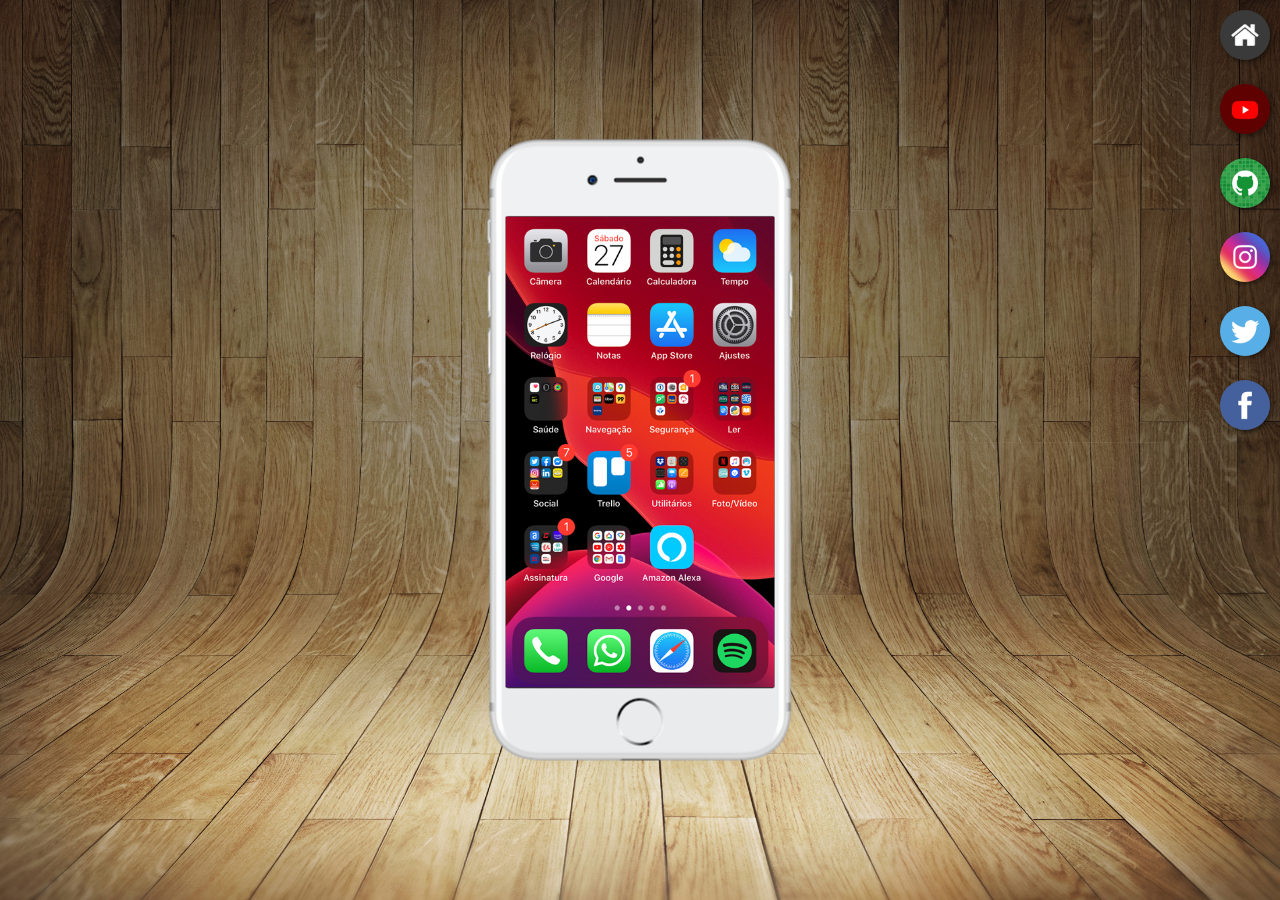
<file: index.html>
<!DOCTYPE html>
<html lang="en">
<head>
    <meta charset="UTF-8">
    <meta http-equiv="X-UA-Compatible" content="IE=edge">
    <meta name="viewport" content="width=device-width, initial-scale=1.0">
    <link rel="shortcut icon" href="favicon.ico" type="image/x-icon">
    <link rel="stylesheet" href="estilos/style.css">
    <title>Projeto Redes Sociais</title>
</head>
<body>
    <main>
        <section id="telefone">
            <iframe src="home.html" name="tela" id="tela" frameborder="0">Seu navegador não é compatível com isso.</iframe>
        </section>
        <section id="aplicativos">
            <a href="home.html" target="tela"><img src="imagens/logo-home.jpg" alt="Home"></a><br>
            <a href="youtube.html" target="tela"><img src="imagens/logo-youtube.jpg" alt="YouTube"></a><br>
            <a href="github.html" target="tela"><img src="imagens/logo-github.jpg" alt="Github"></a><br>
            <a href="instagram.html" target="tela"><img src="imagens/logo-instagram.jpg" alt="Instagram"></a><br>
            <a href="twitter.html" target="tela"><img src="imagens/logo-twitter.jpg" alt="Twitter"></a><br>
            <a href="facebook.html" target="tela"><img src="imagens/logo-facebook.jpg" alt="Facebook"></a><br>
        </section>
    </main>
</body>
</html>
</file>
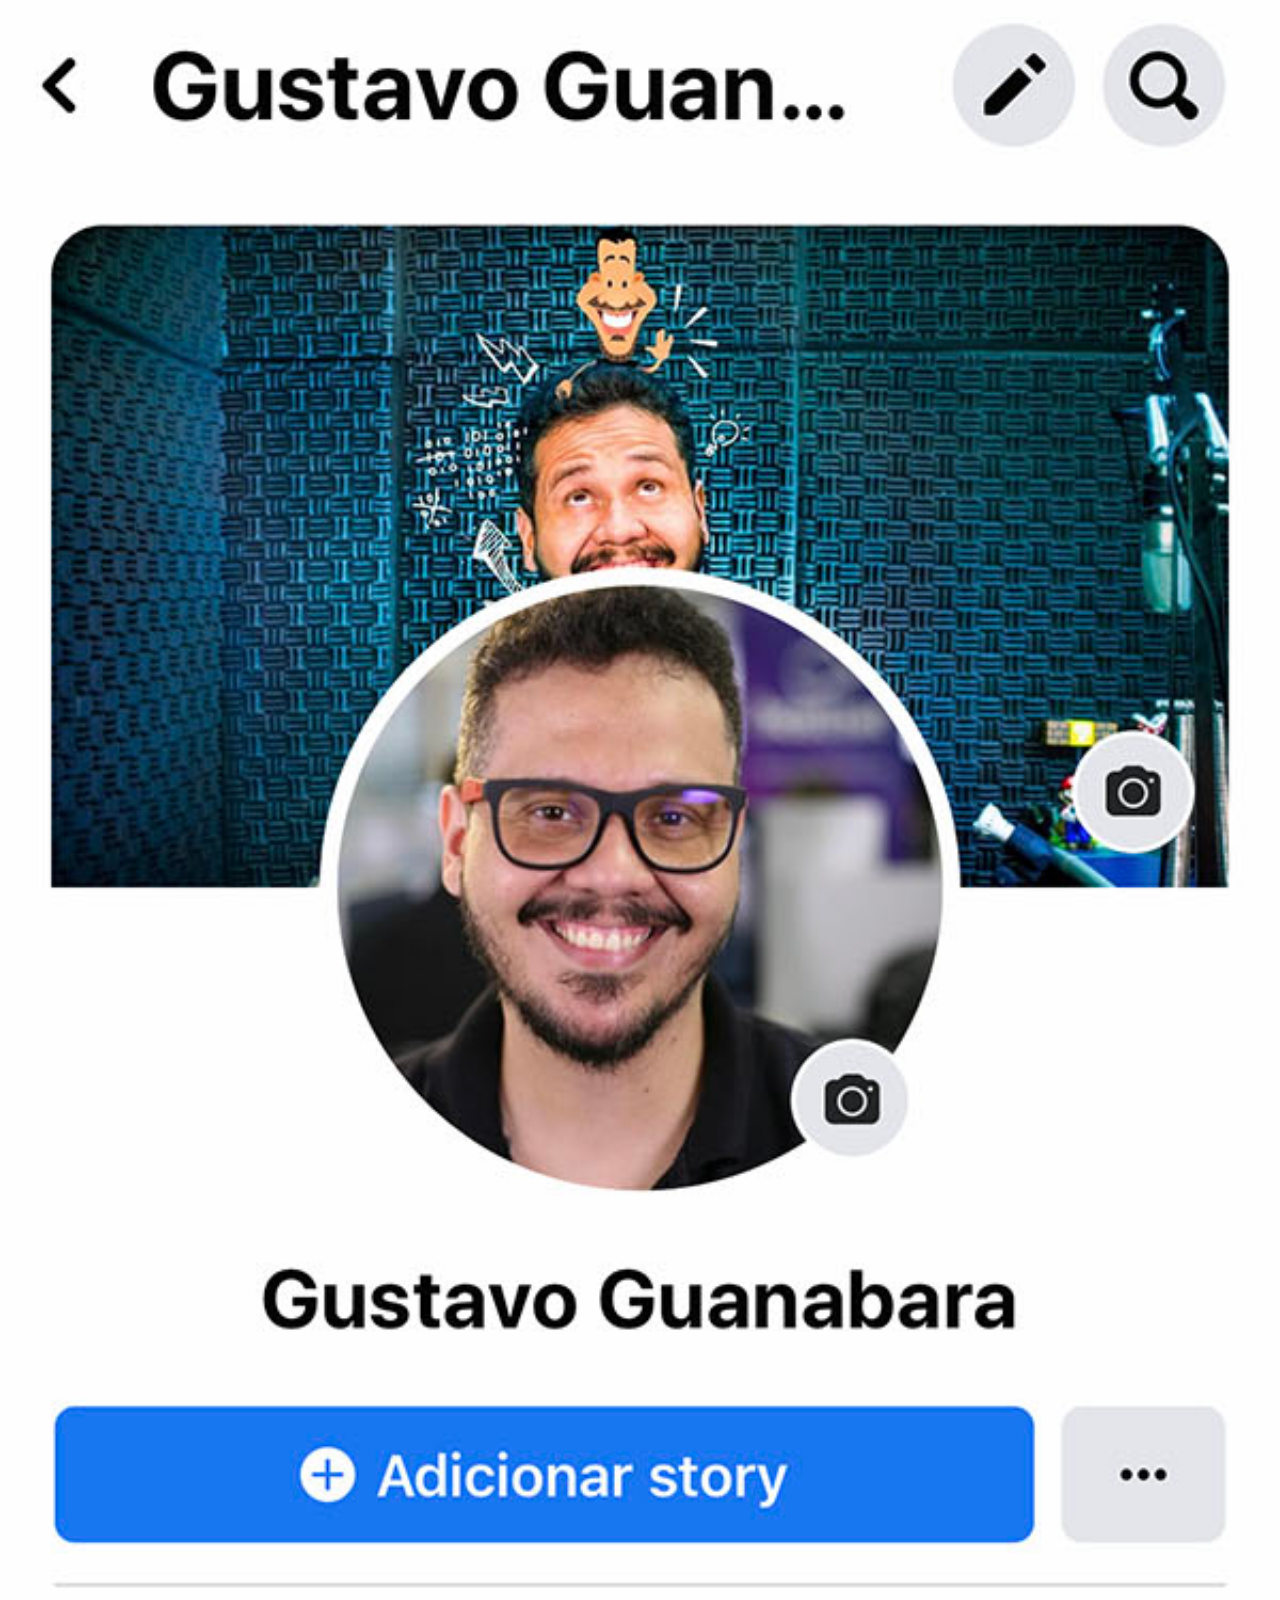
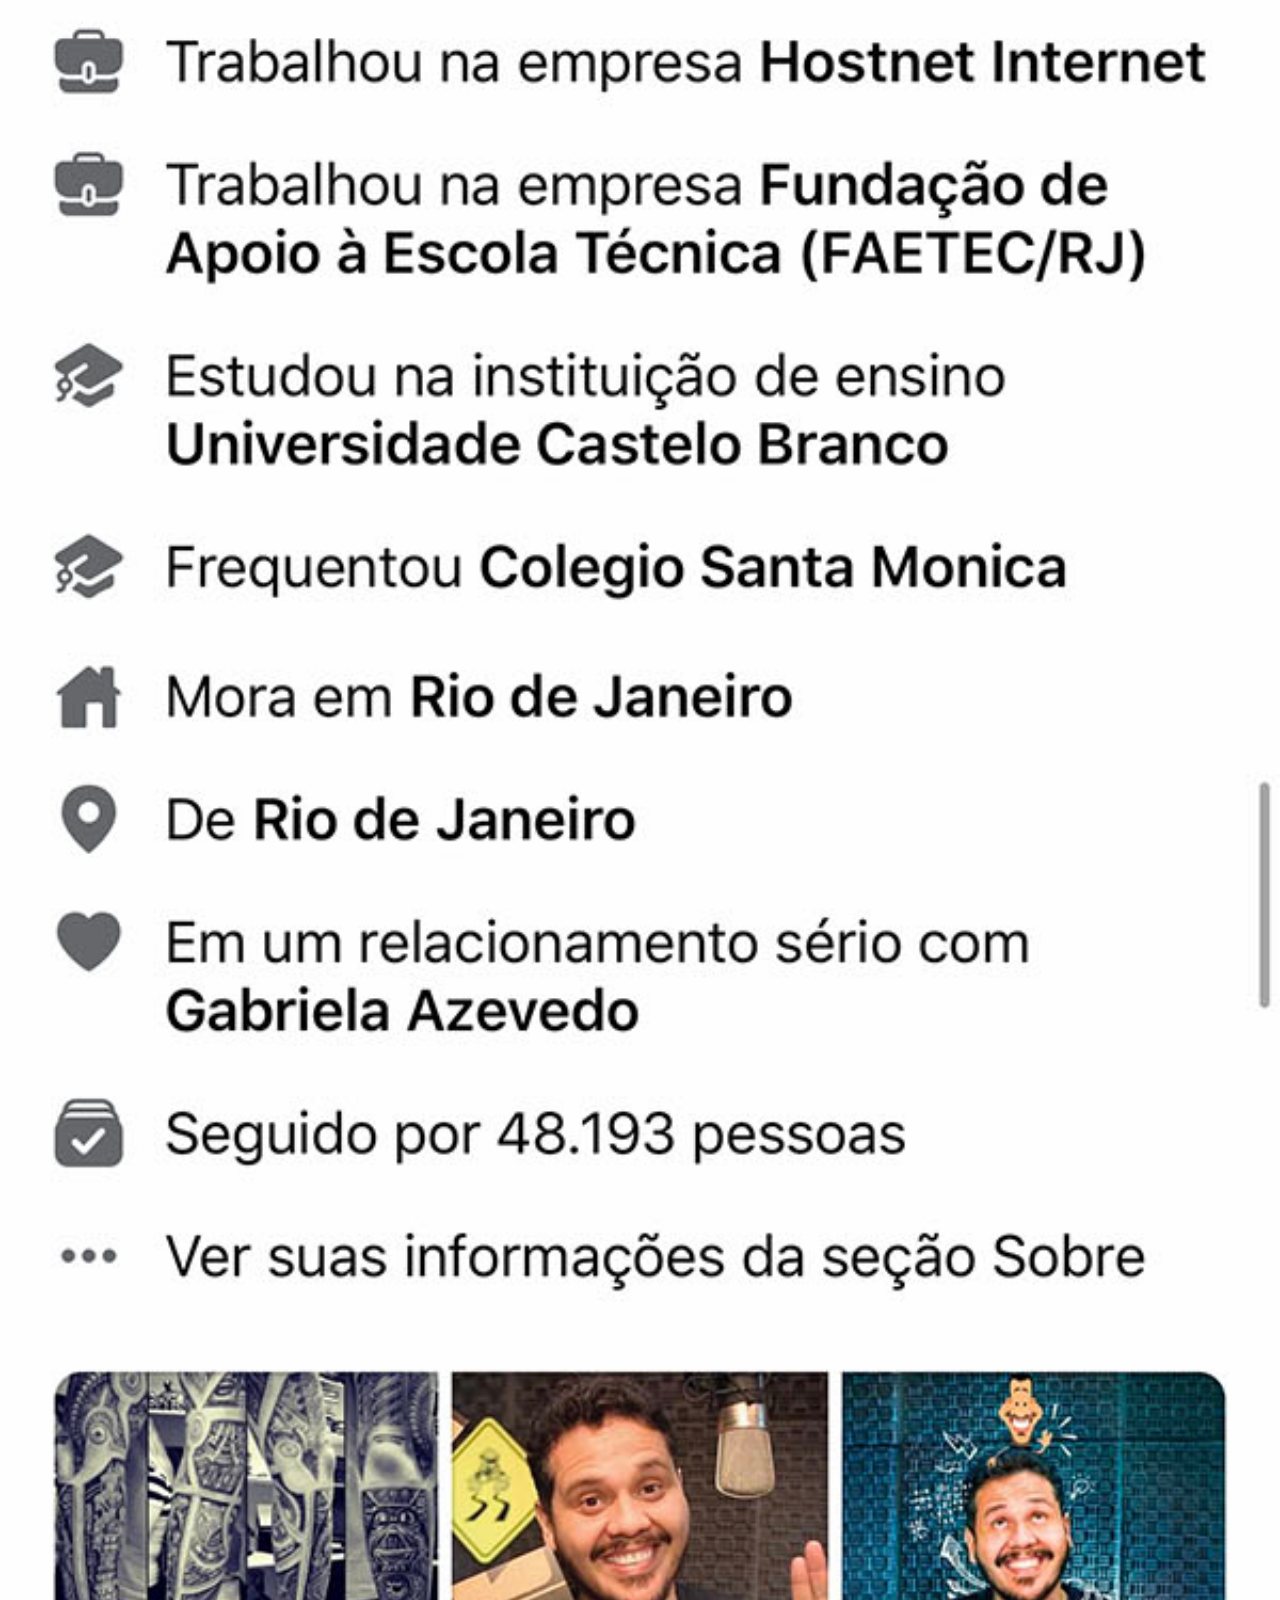
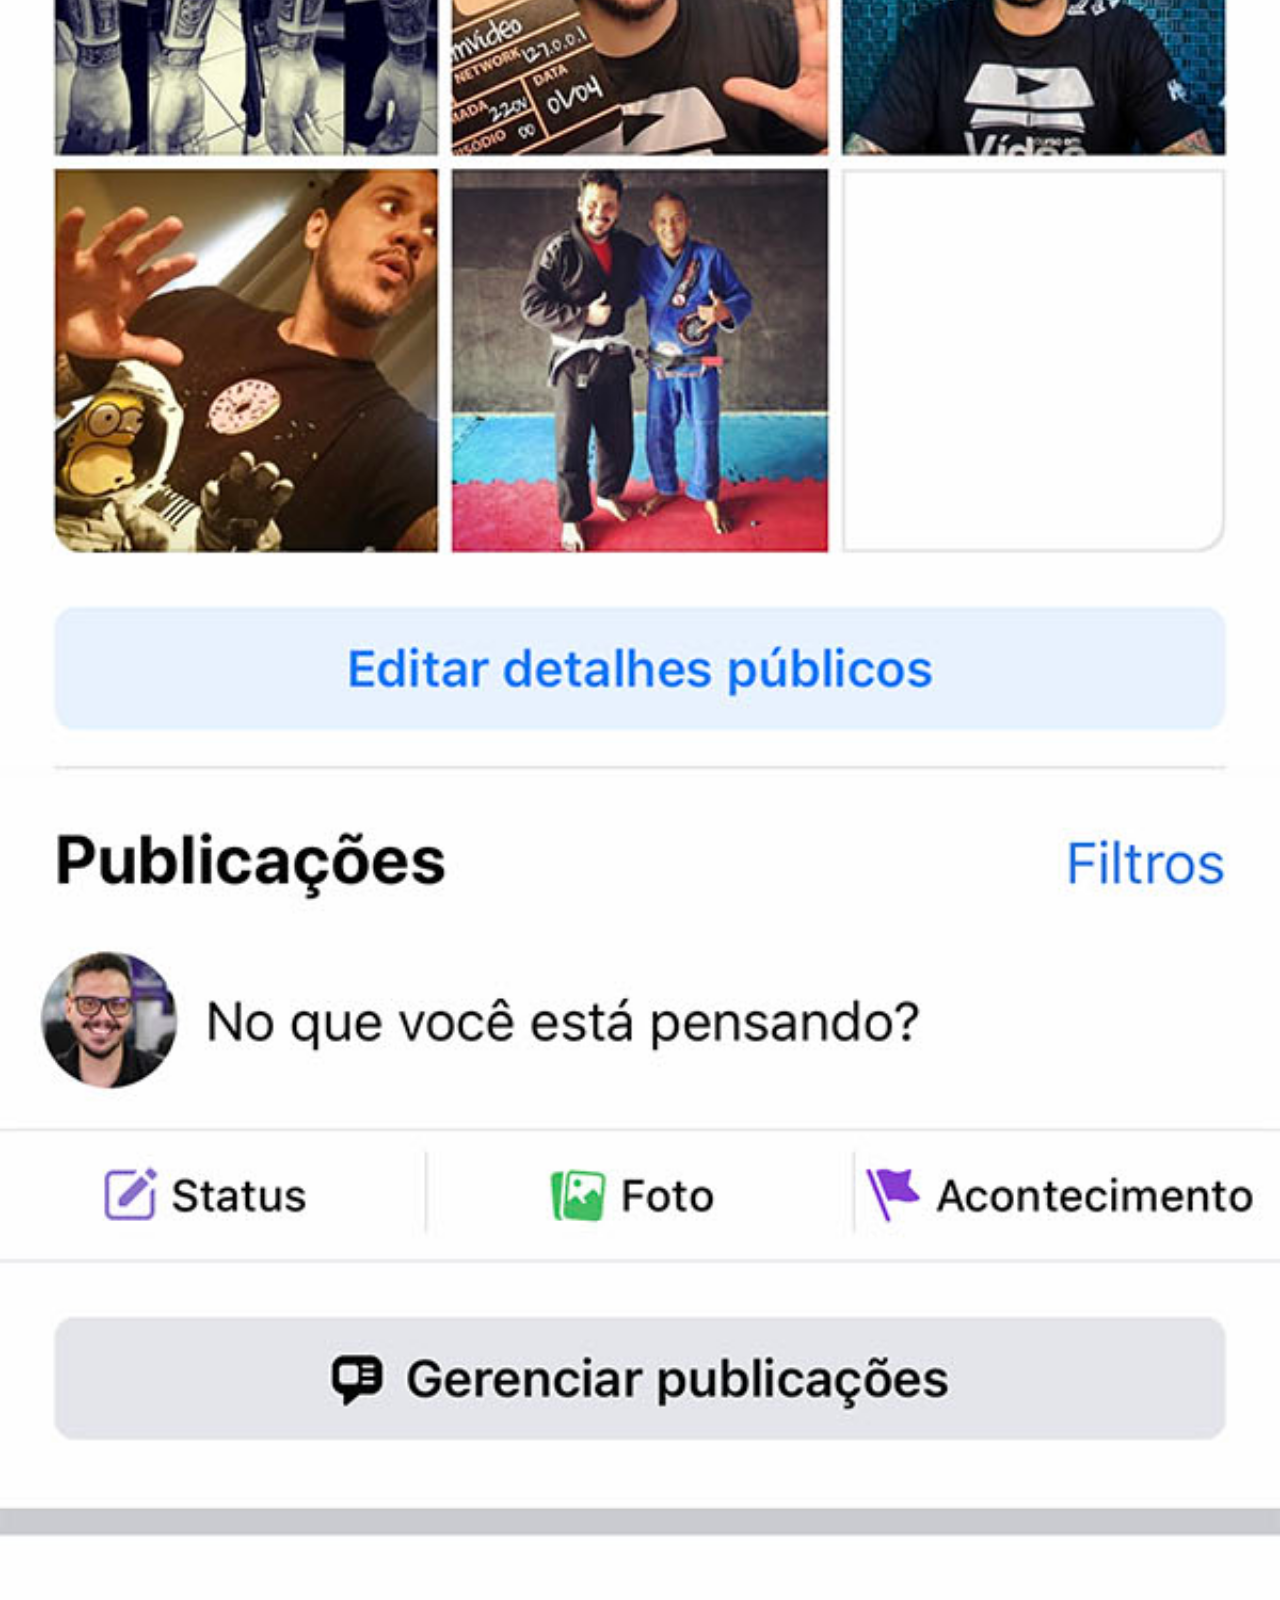
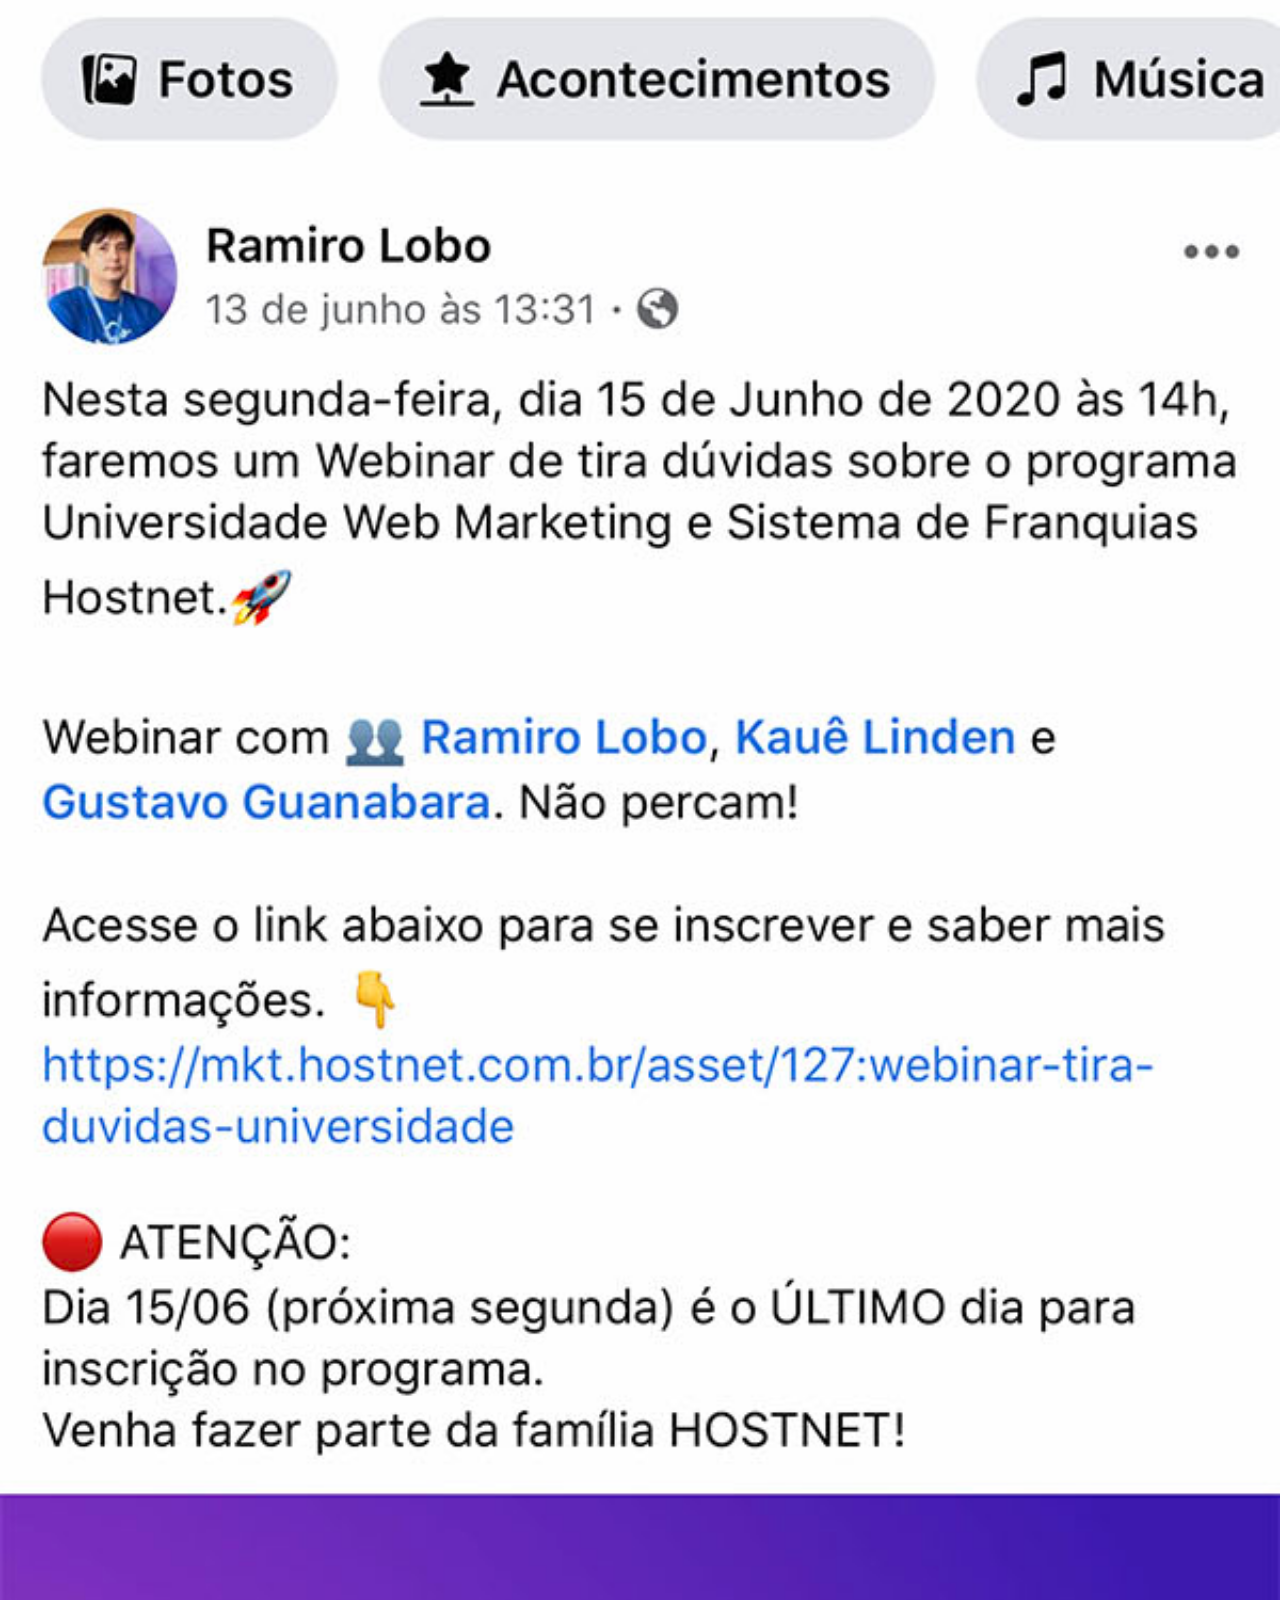
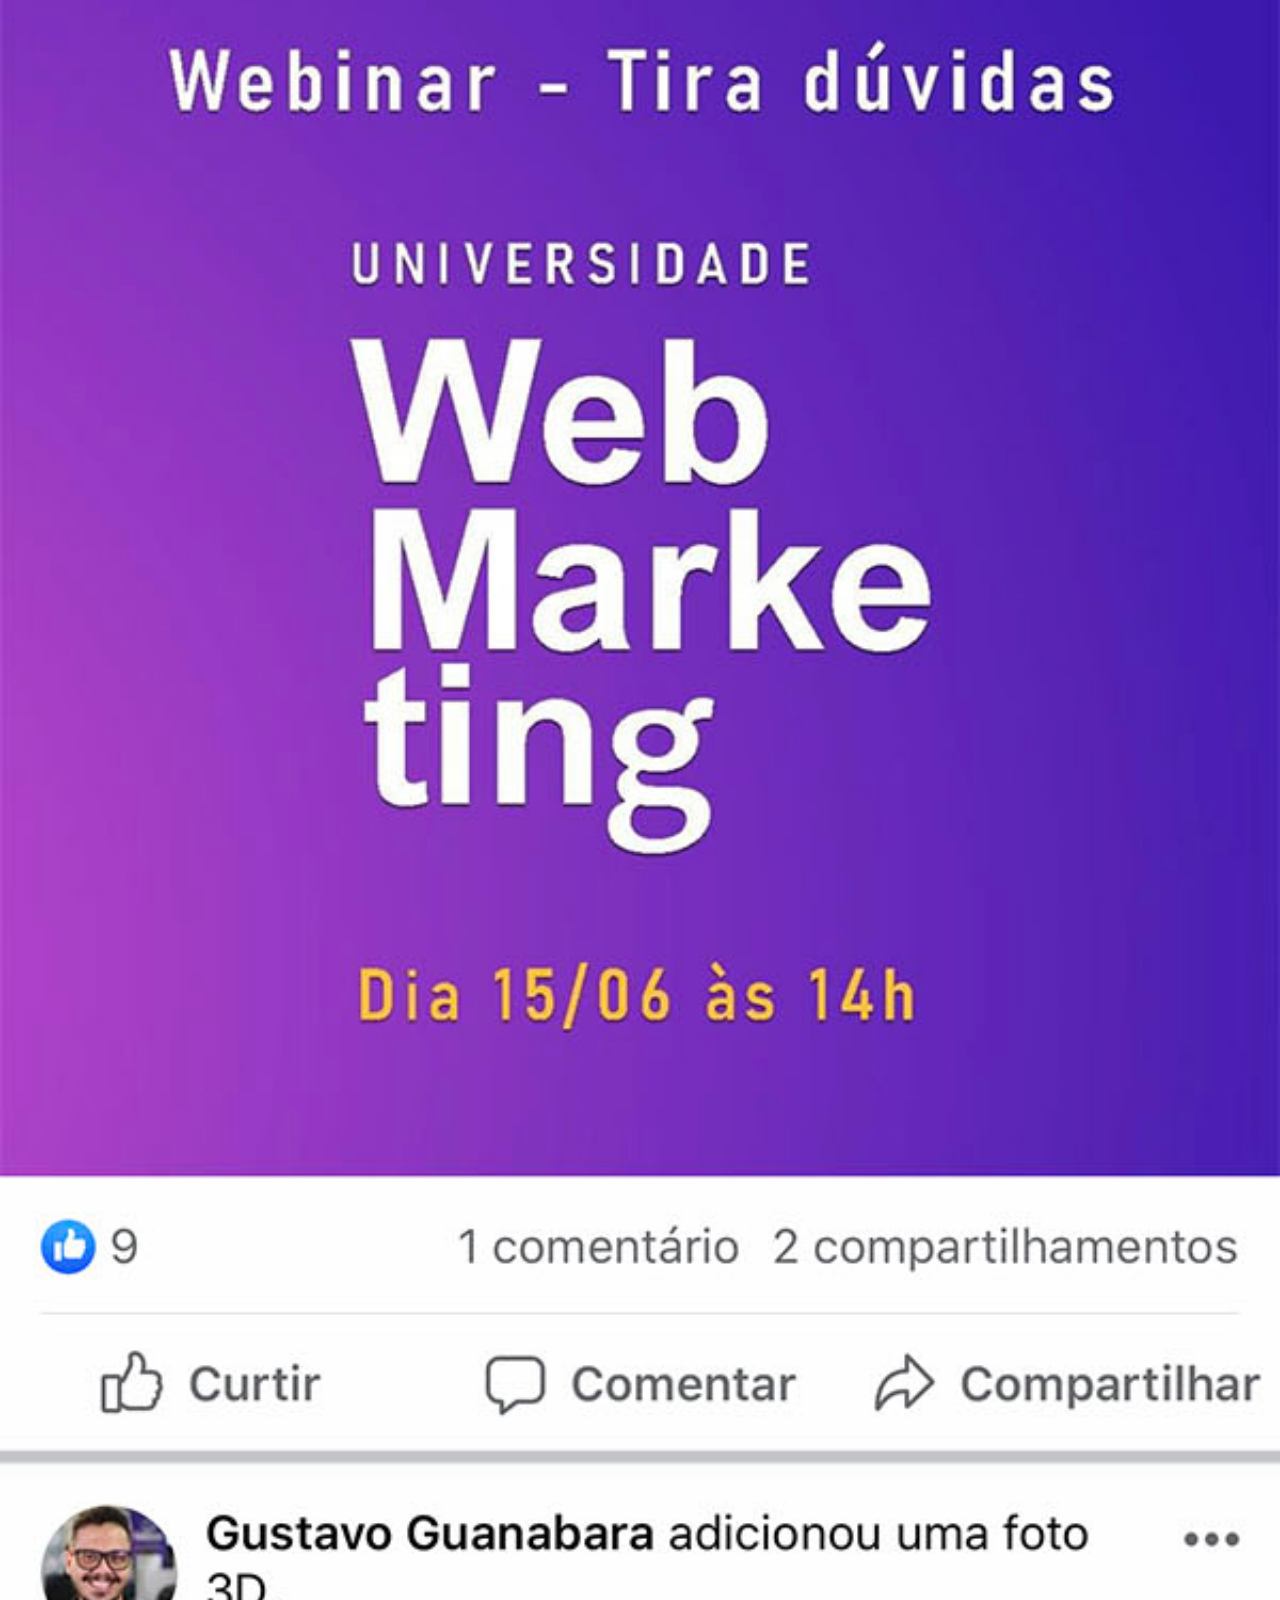
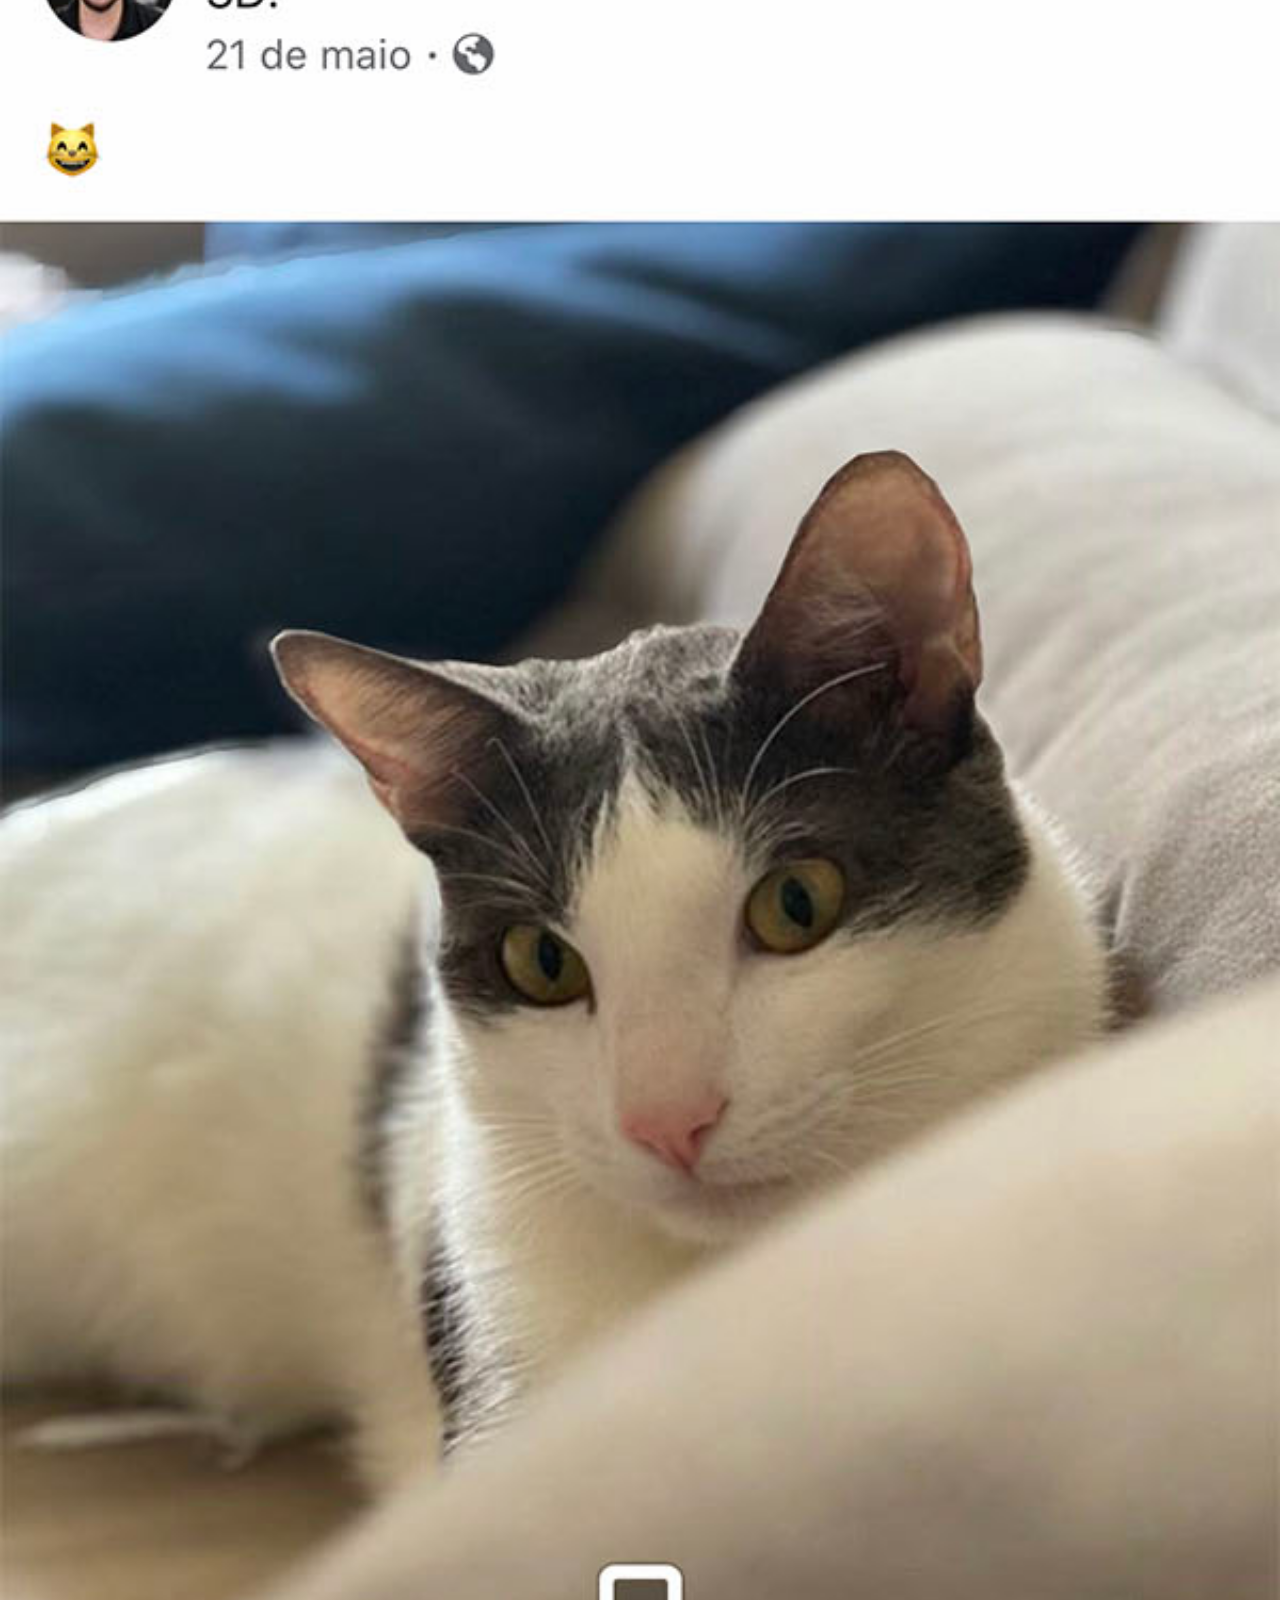
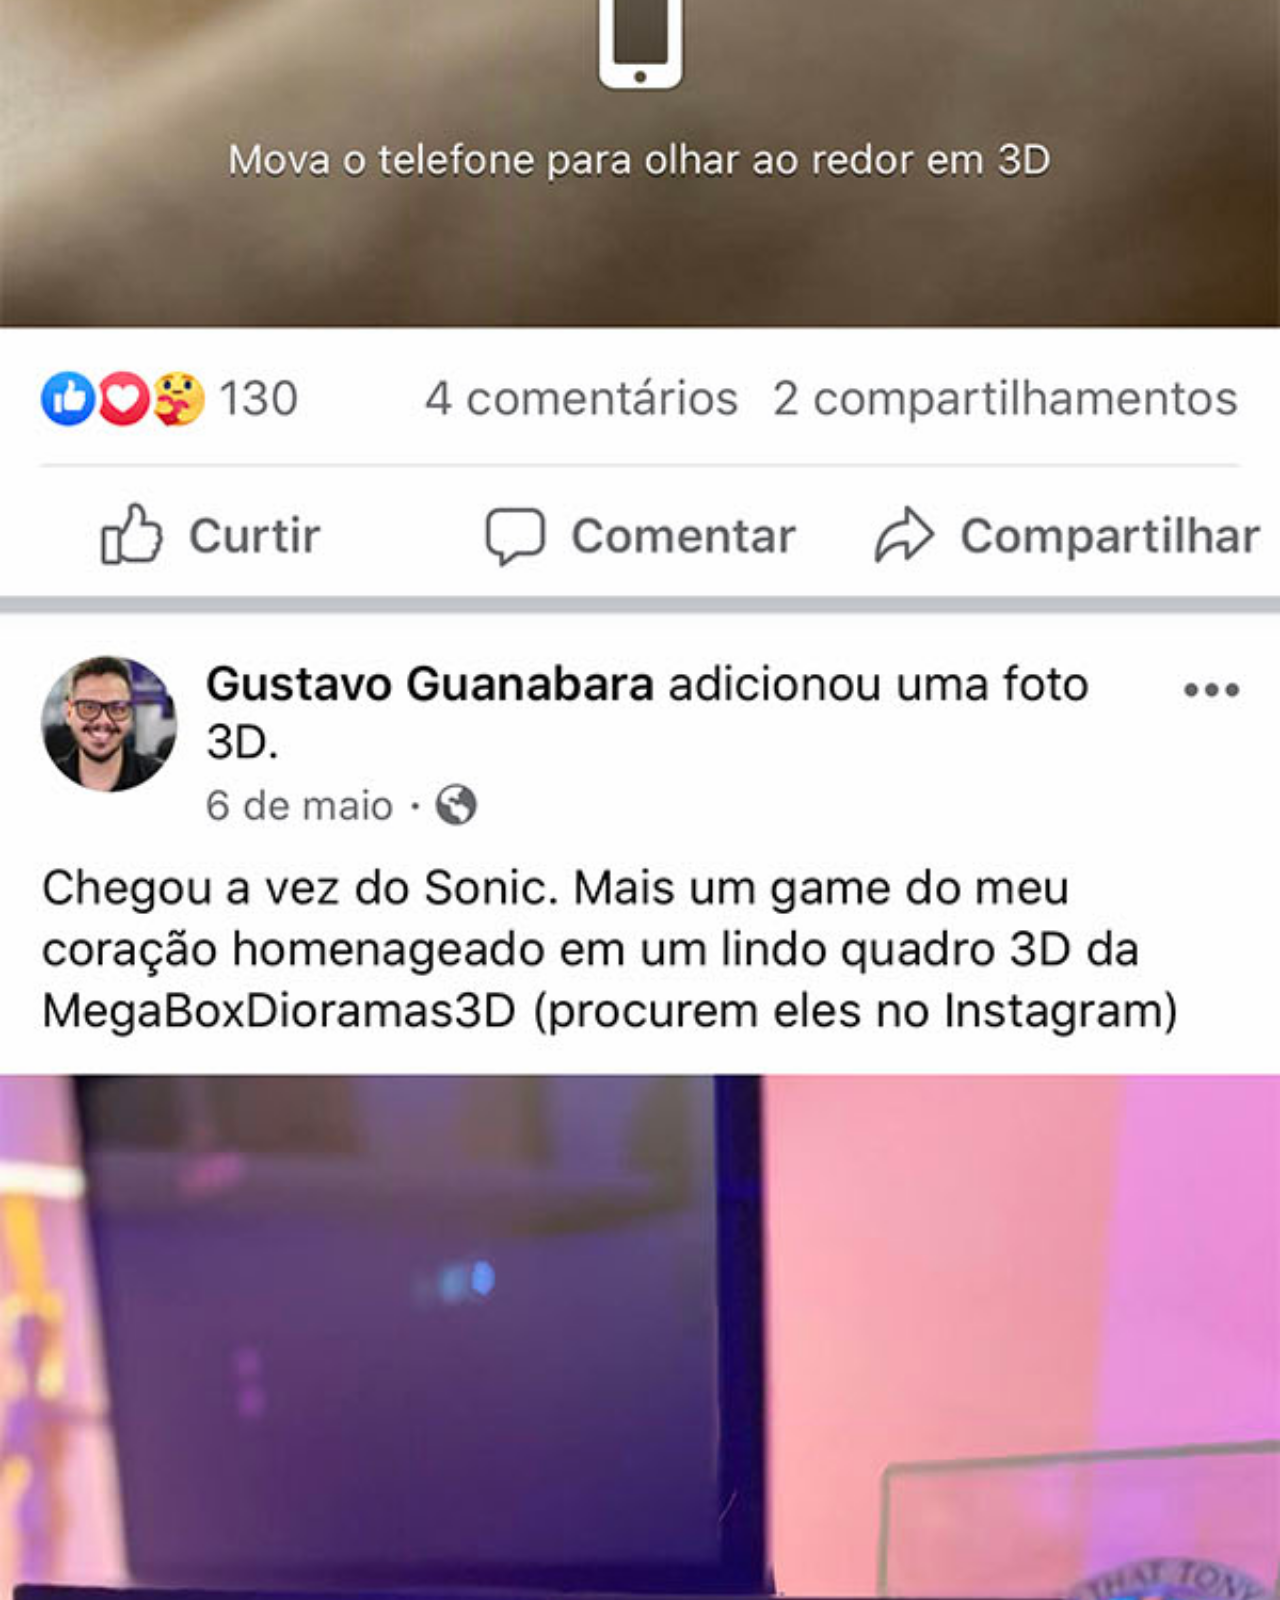
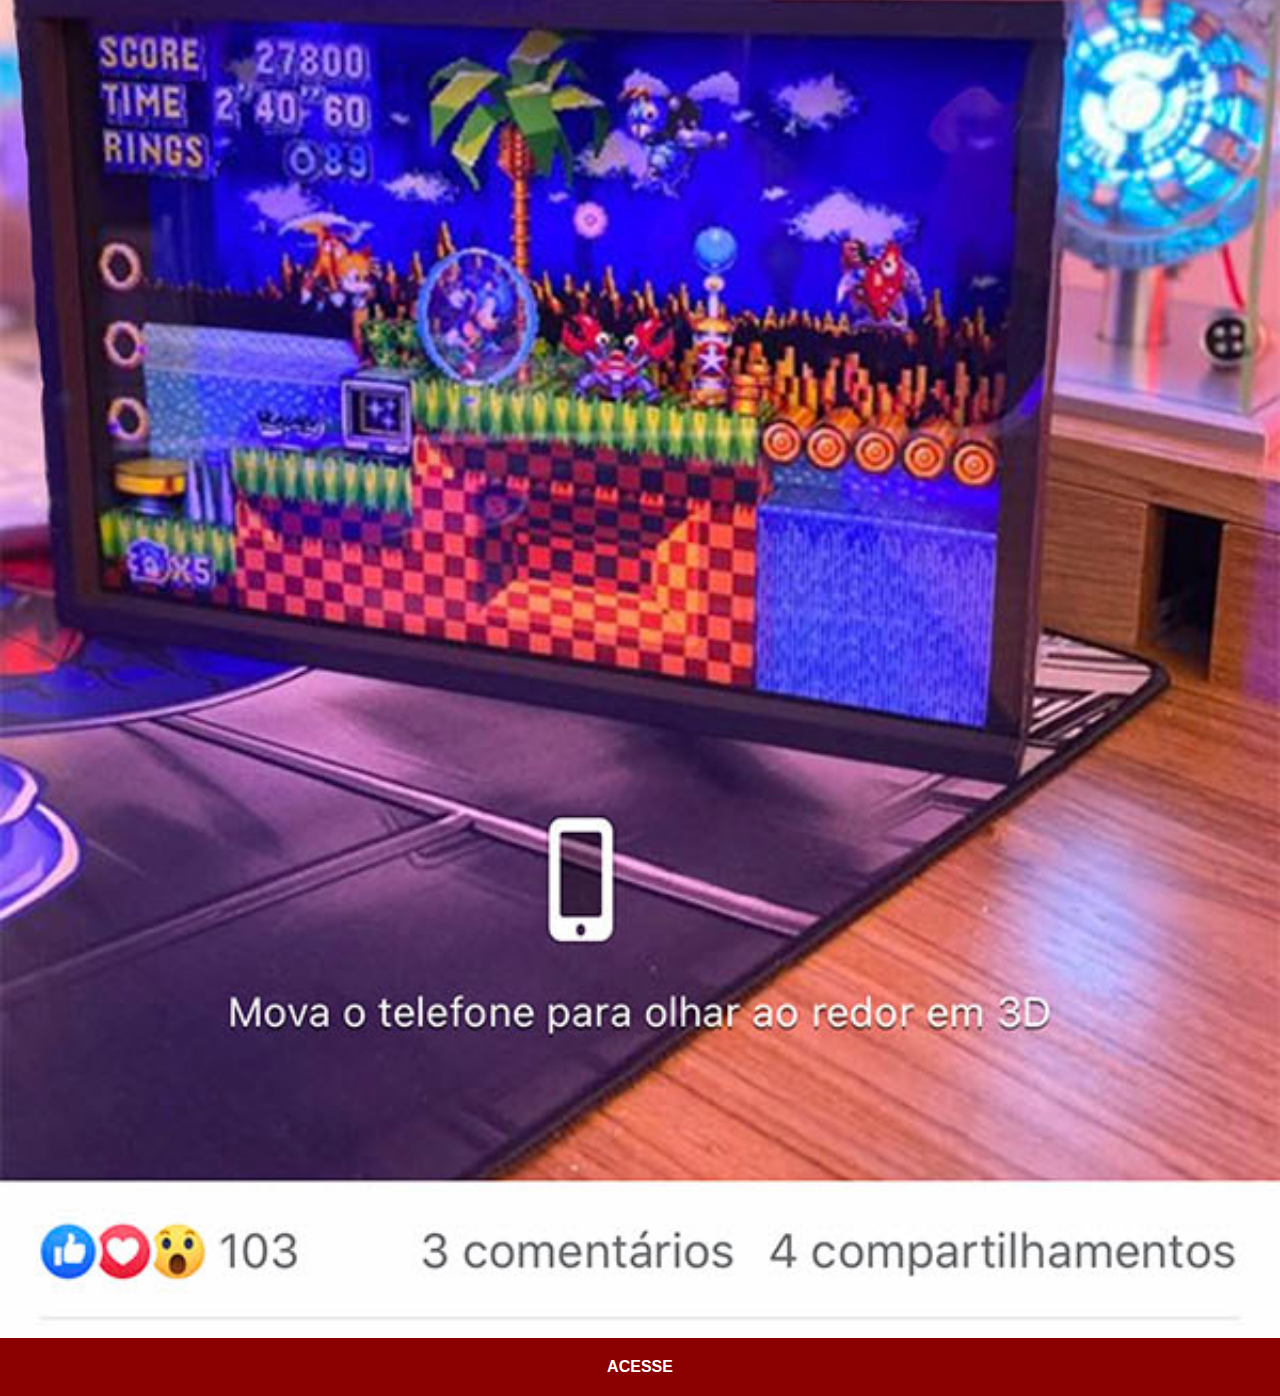
<file: facebook.html>
<!DOCTYPE html>
<html lang="pt-br">
<head>
    <meta charset="UTF-8">
    <meta http-equiv="X-UA-Compatible" content="IE=edge">
    <meta name="viewport" content="width=device-width, initial-scale=1.0">
    <title>Facebook</title>
    <link rel="stylesheet" href="estilos/redes.css">
</head>
<body>
    <img src="imagens/tela-facebook.jpg" alt="Facebook">
    <a href="#" target="_blank">ACESSE</a>
</body>
</html>
</file>
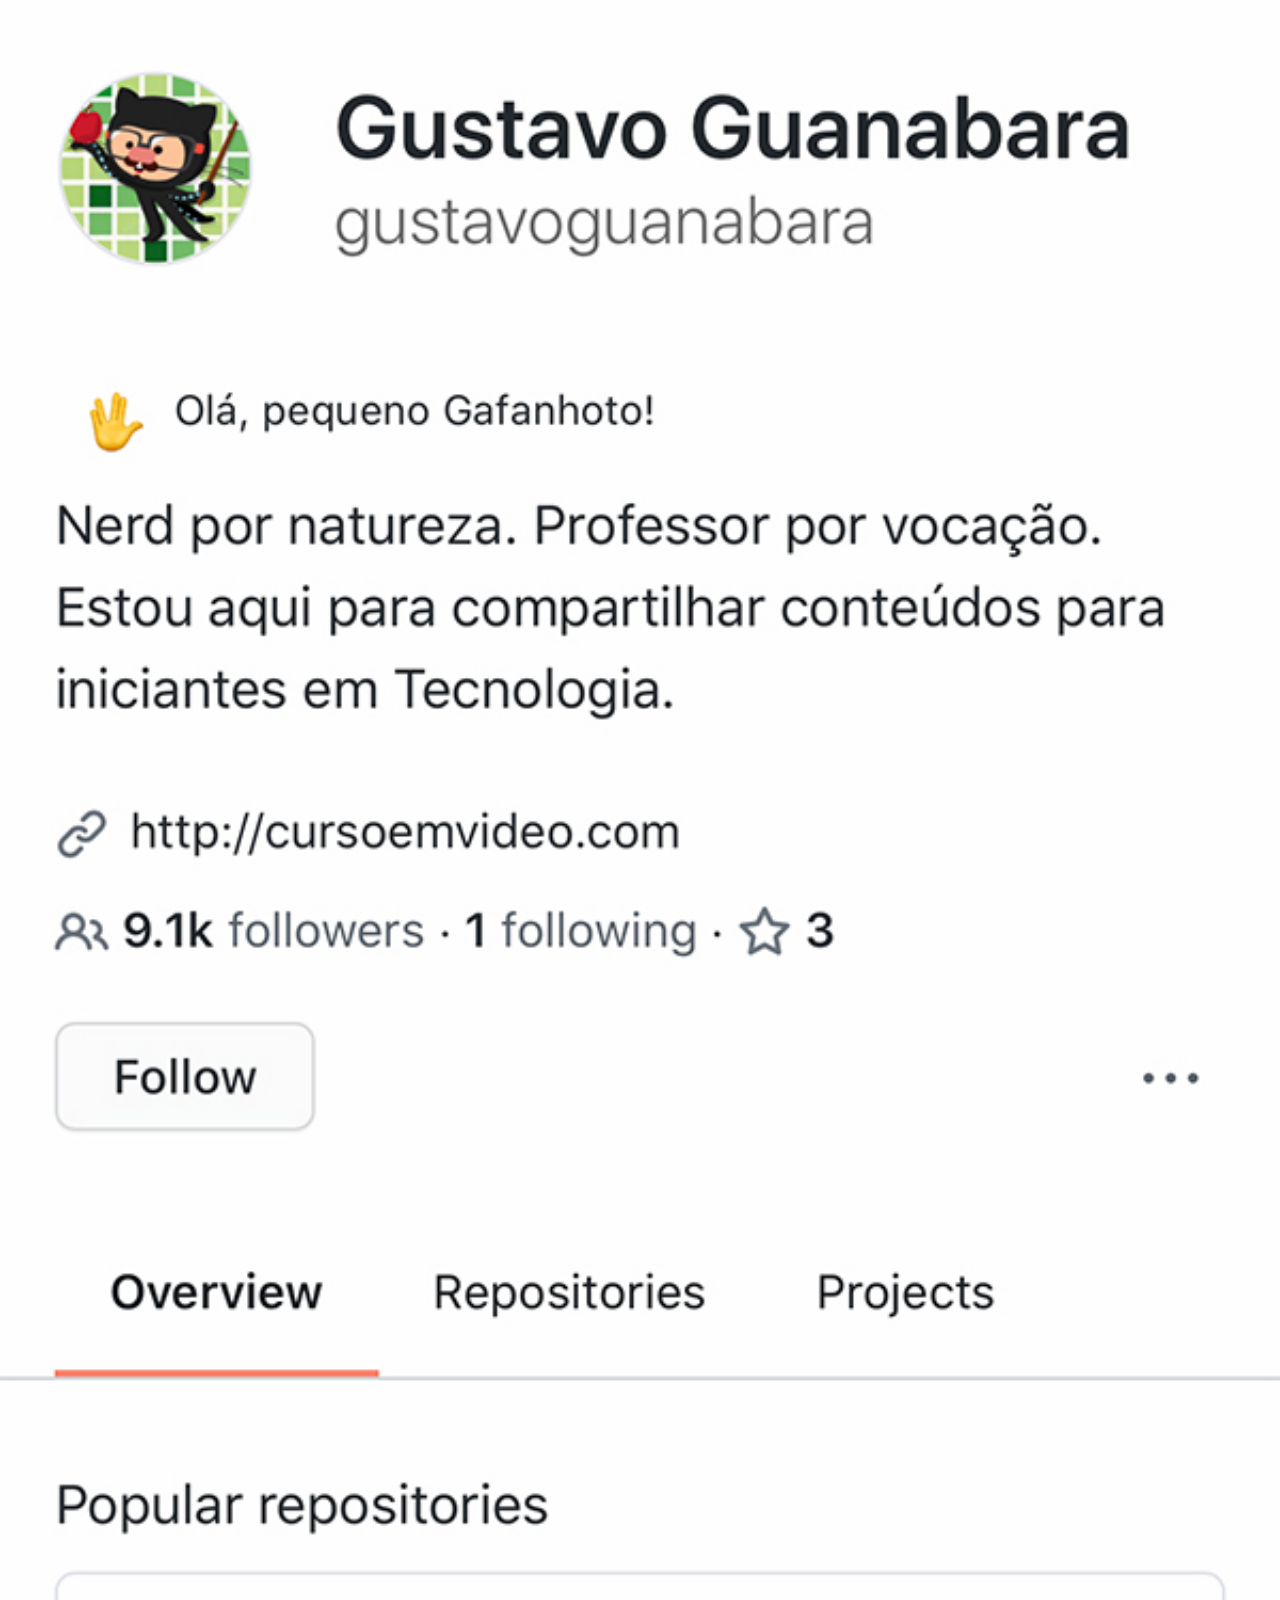
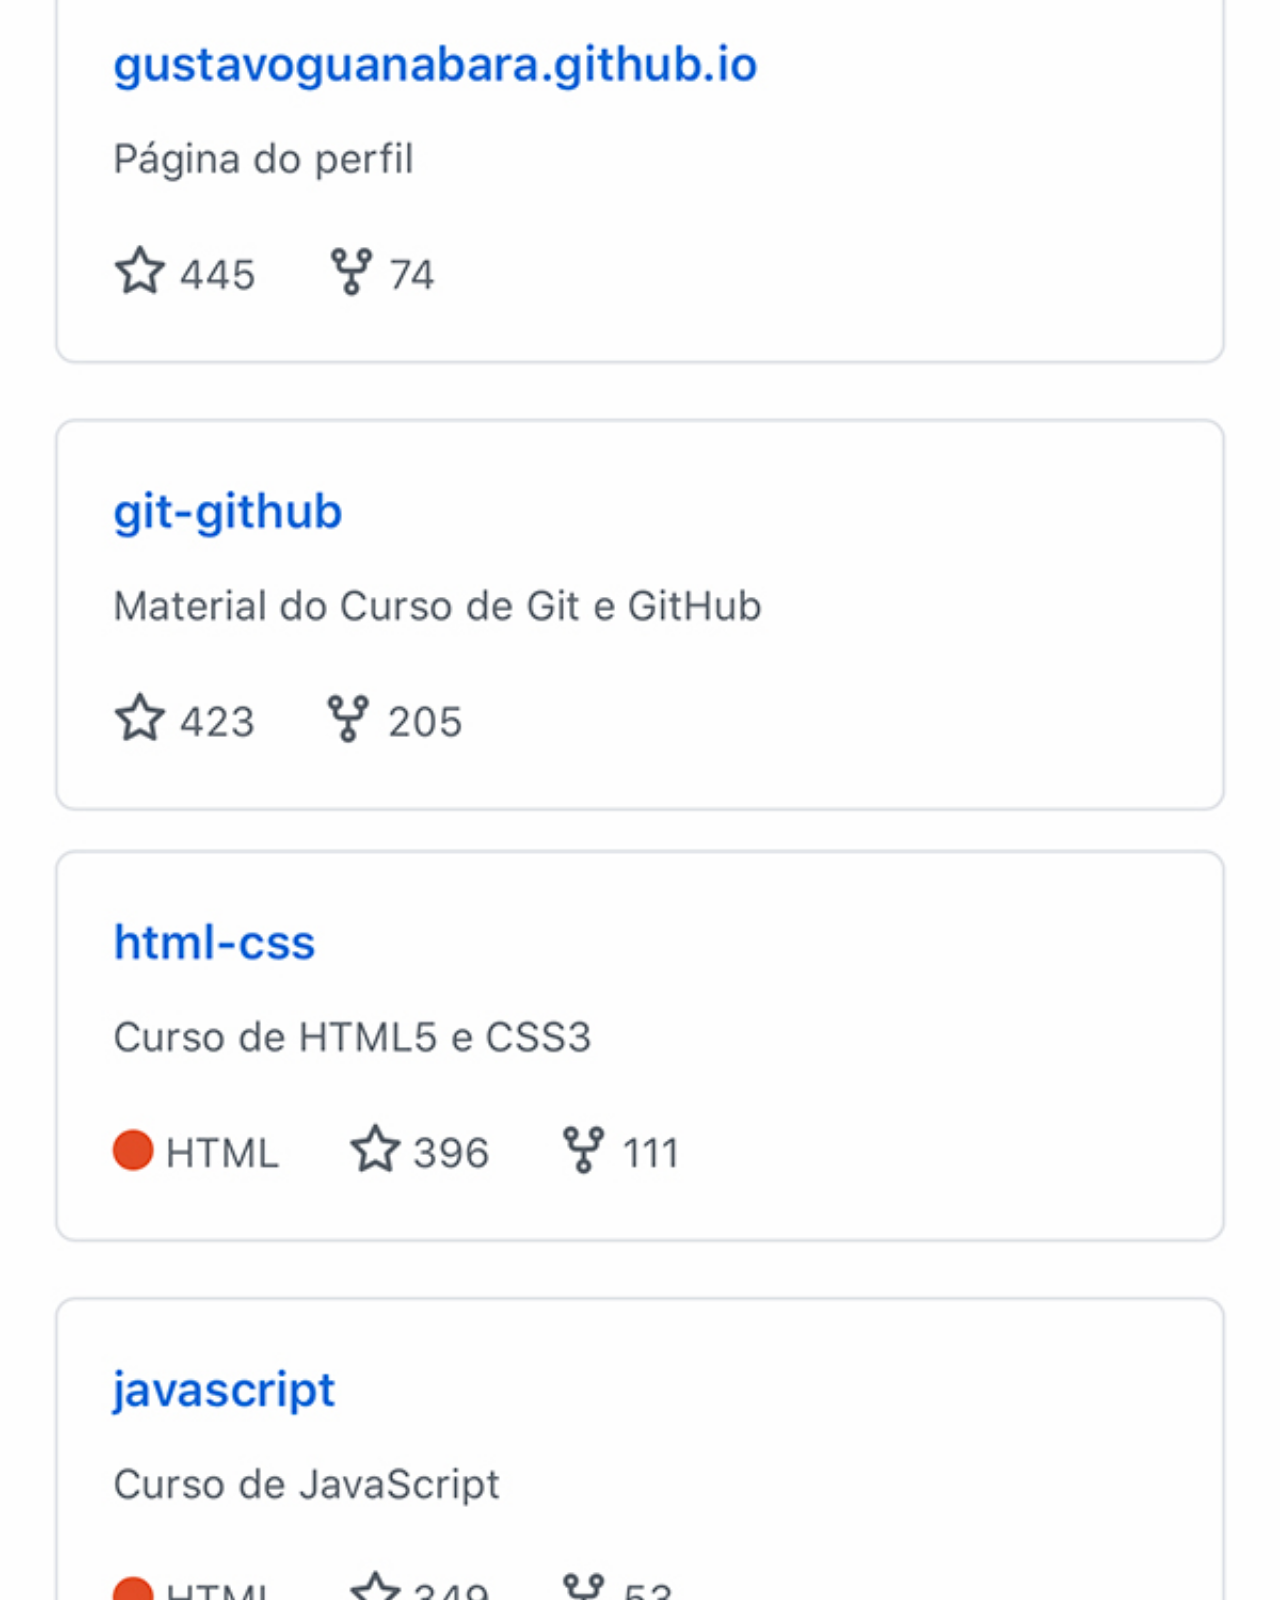
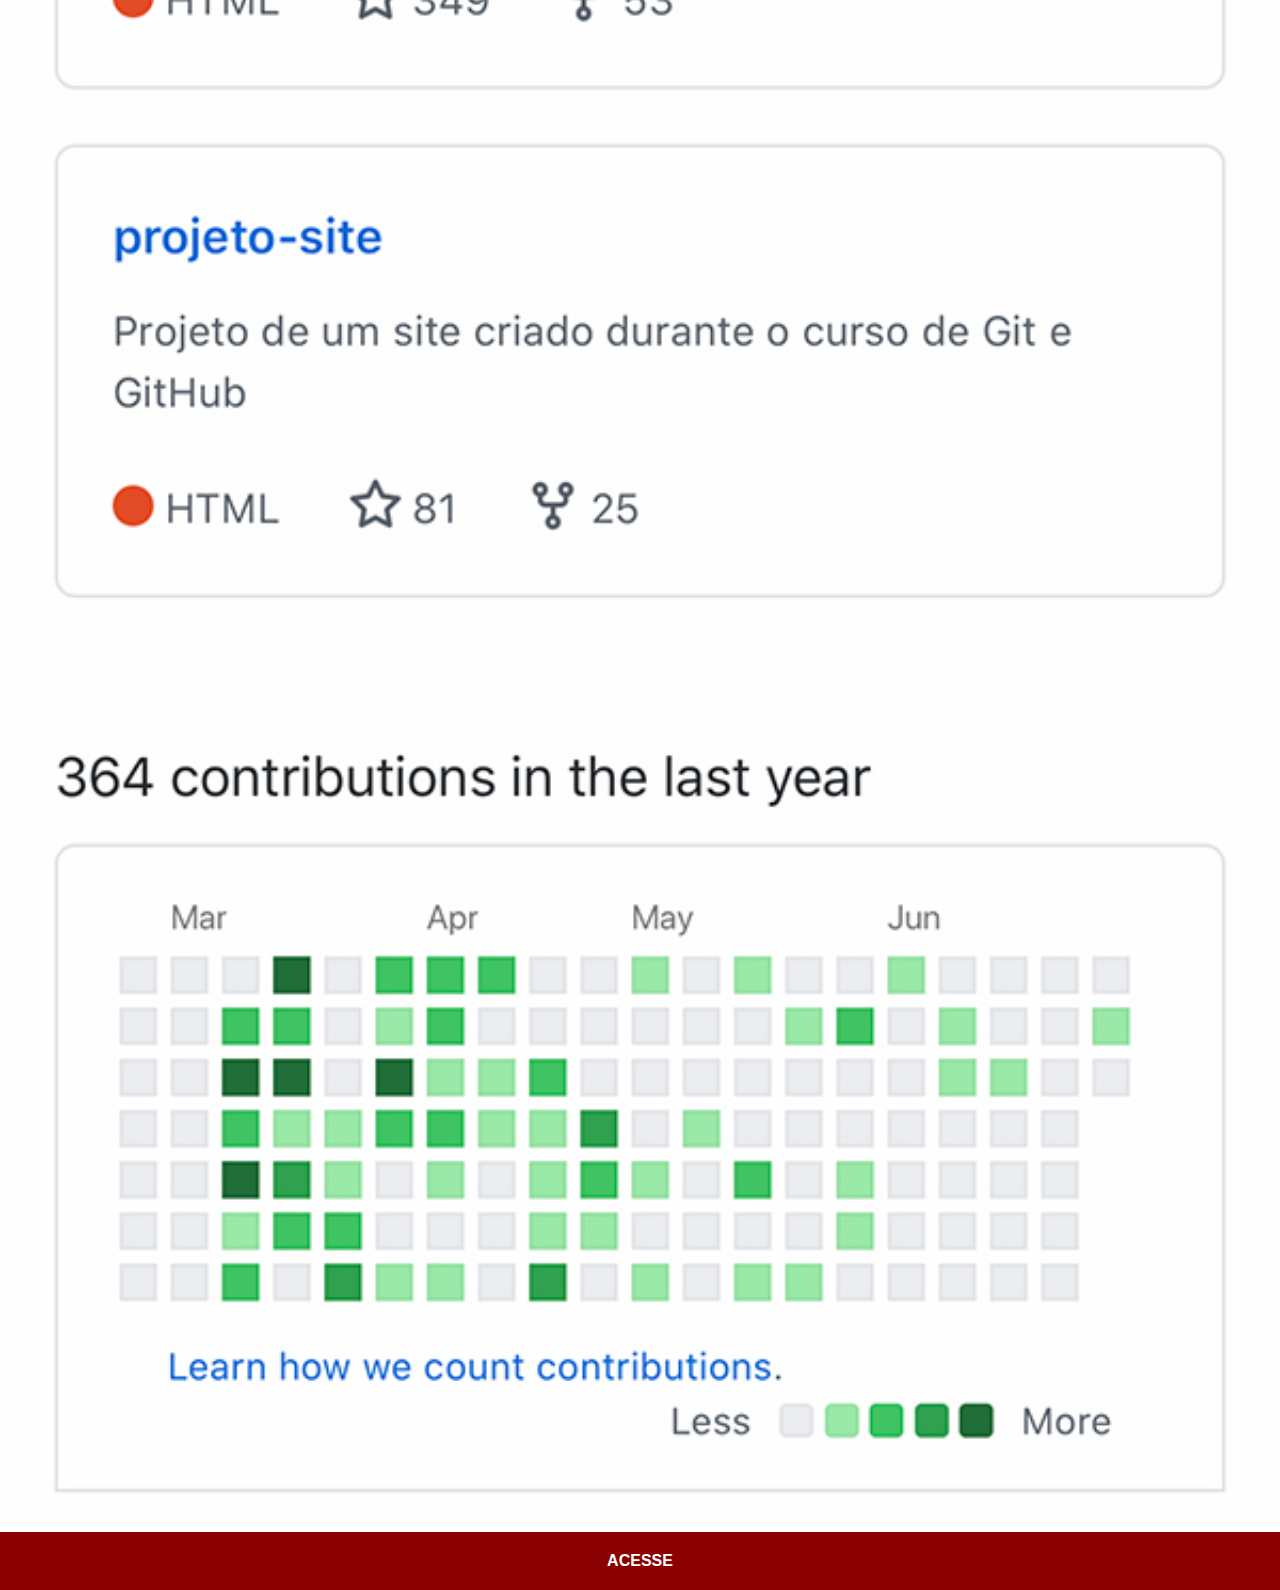
<file: github.html>
<!DOCTYPE html>
<html lang="pt-br">
<head>
    <meta charset="UTF-8">
    <meta http-equiv="X-UA-Compatible" content="IE=edge">
    <meta name="viewport" content="width=device-width, initial-scale=1.0">
    <title>Github</title>
    <link rel="stylesheet" href="estilos/redes.css">
</head>
<body>
    <img src="imagens/tela-github.jpg" alt="Github">
    <a href="#" target="_blank">ACESSE</a>
</body>
</html>
</file>
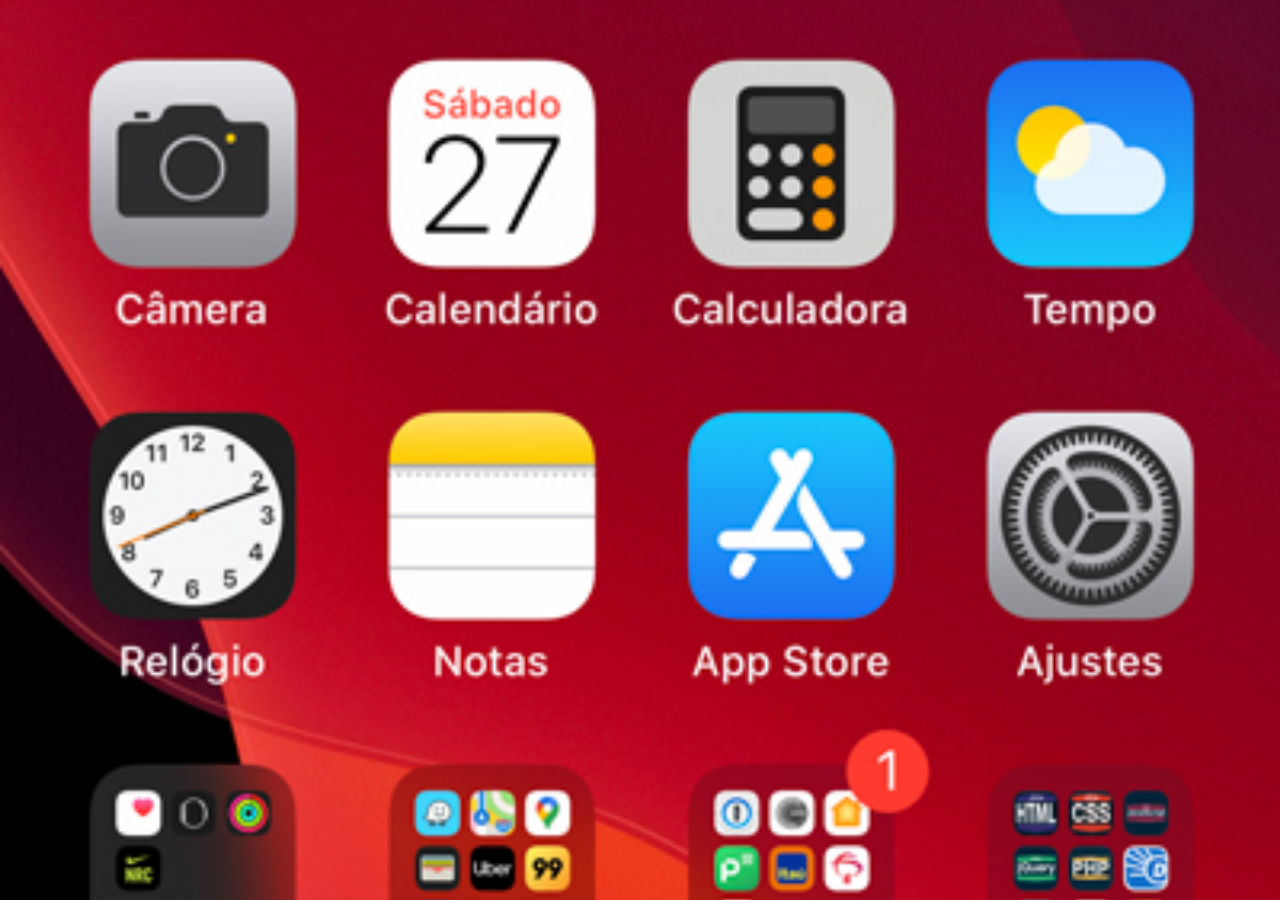
<file: home.html>
<!DOCTYPE html>
<html lang="en">
<head>
    <meta charset="UTF-8">
    <meta http-equiv="X-UA-Compatible" content="IE=edge">
    <meta name="viewport" content="width=device-width, initial-scale=1.0">
    <title>Home</title>
</head>
<style>
    * {
        margin: 0px;
        padding: 0px;
    }

    body {
        width: 100vw;
        height: 100vh;
        background: black url('imagens/tela-home.jpg') no-repeat top center;
        background-size: cover;
    }
</style>
<body>
    
</body>
</html>
</file>
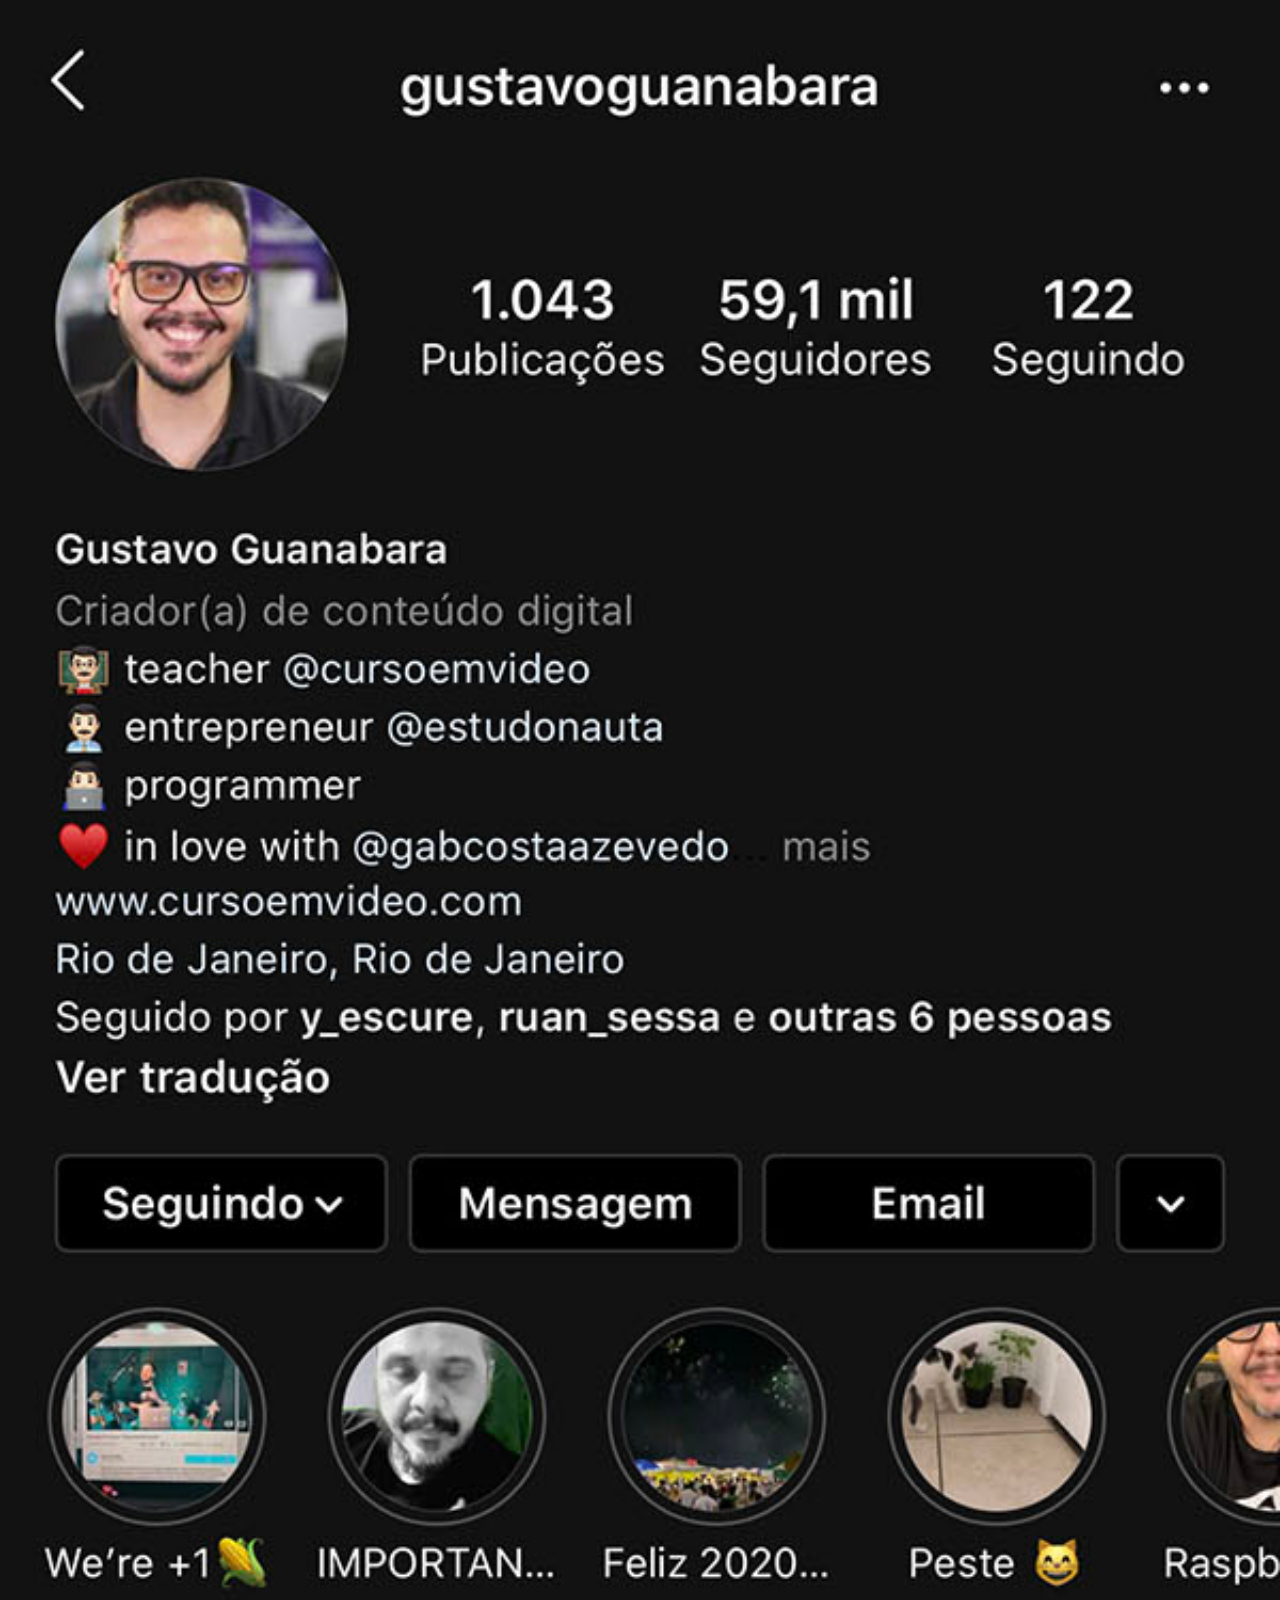
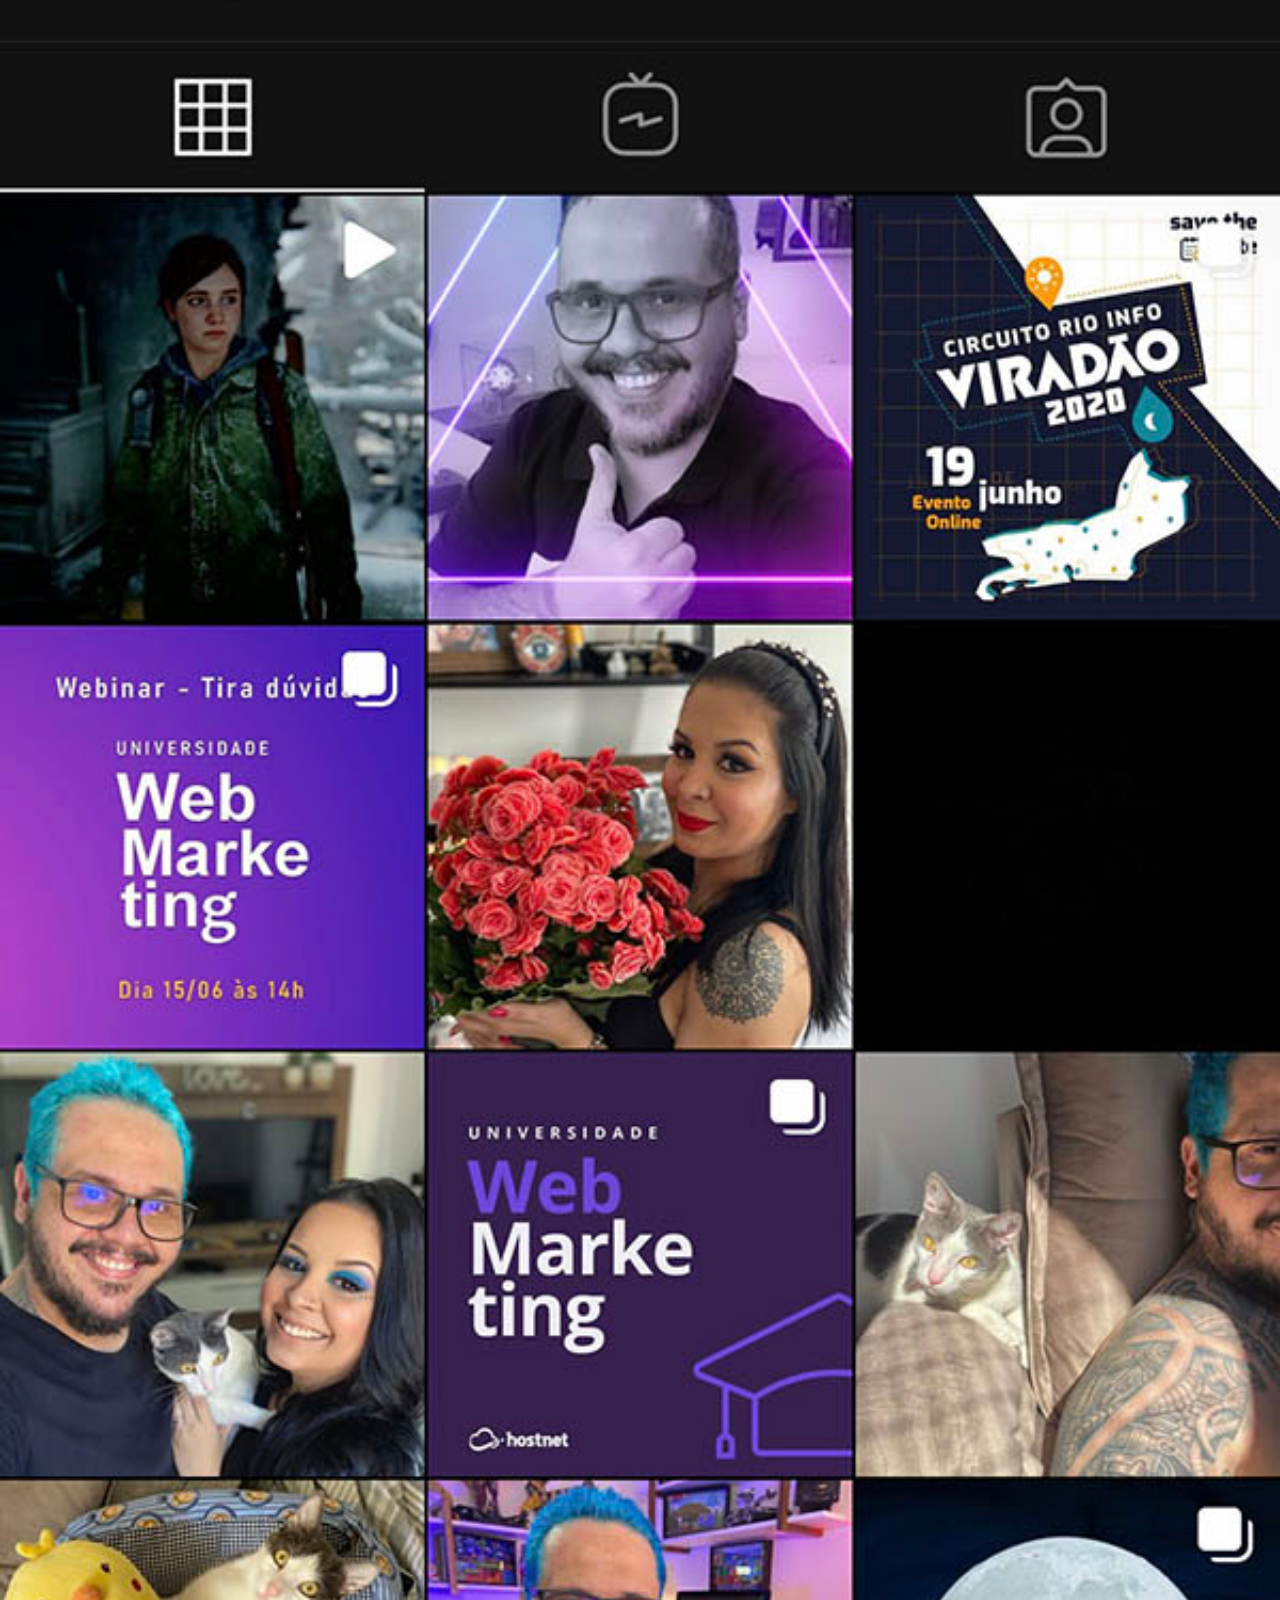
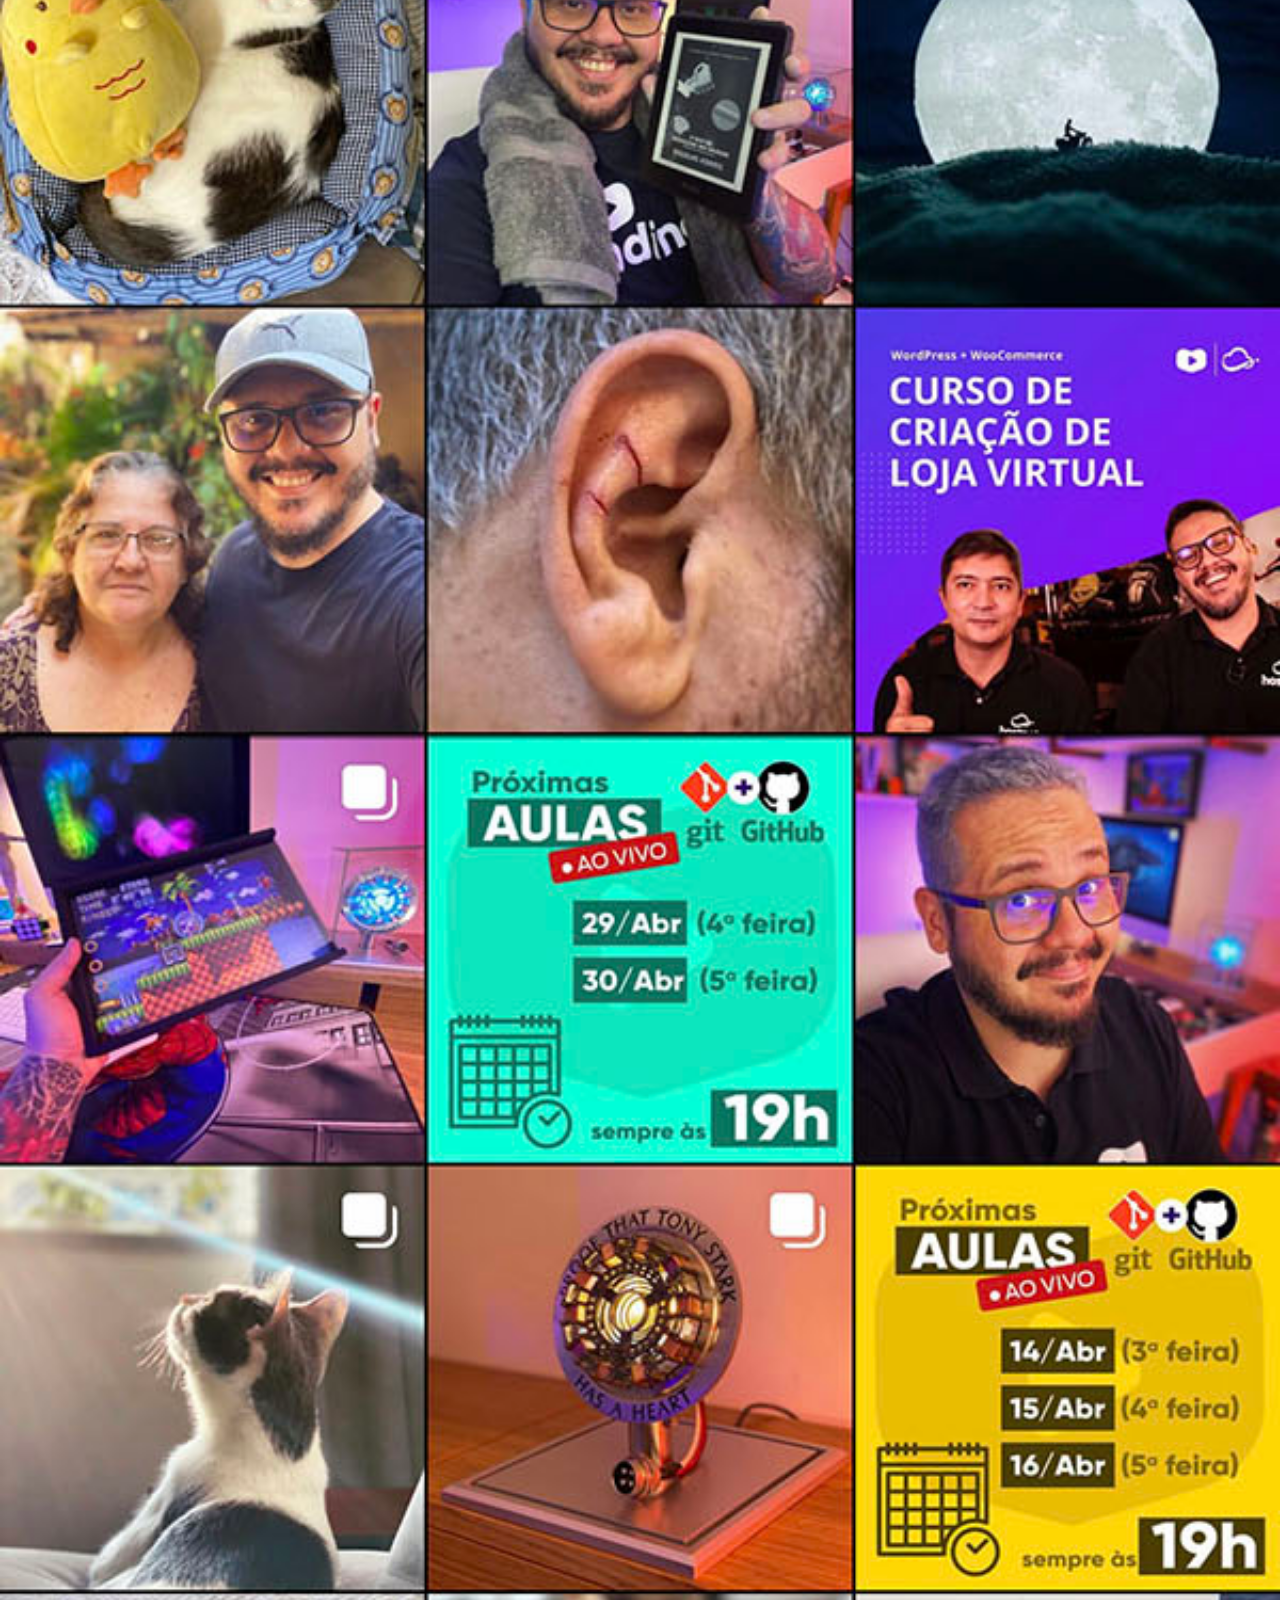
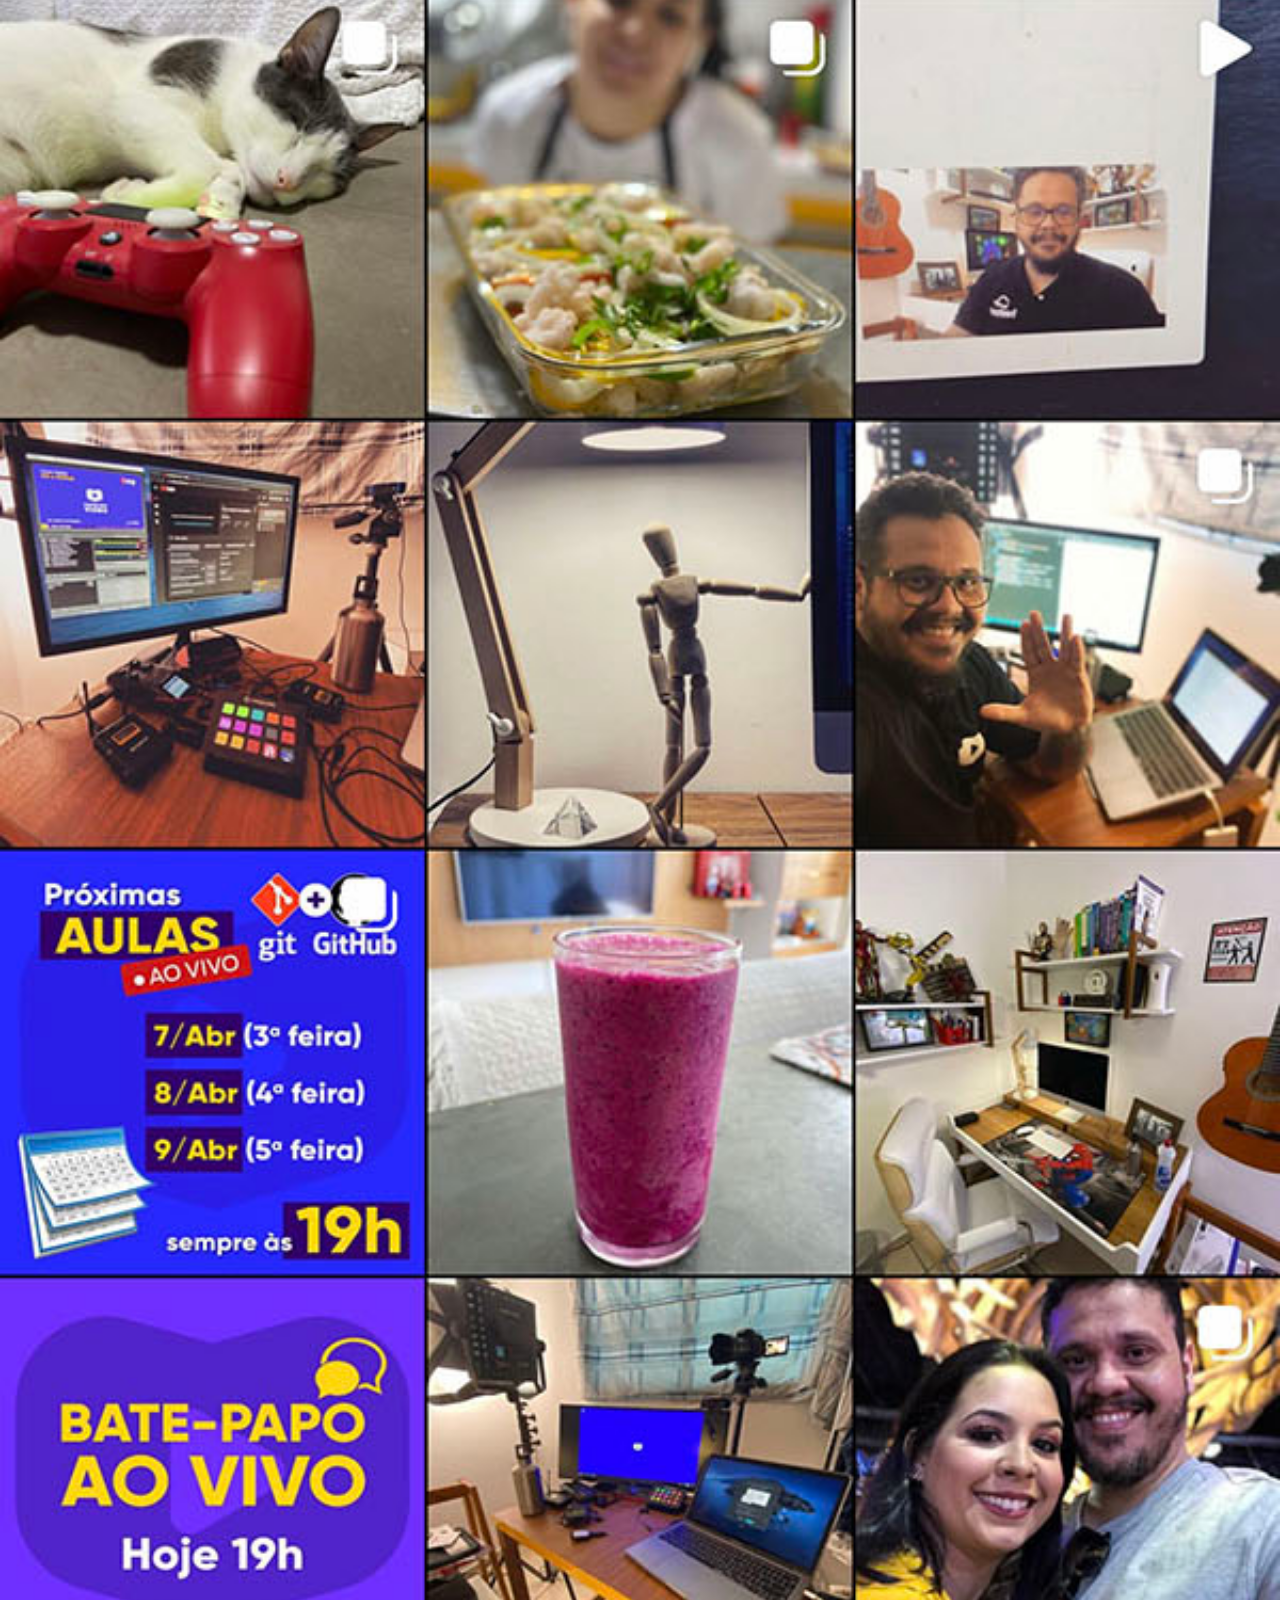
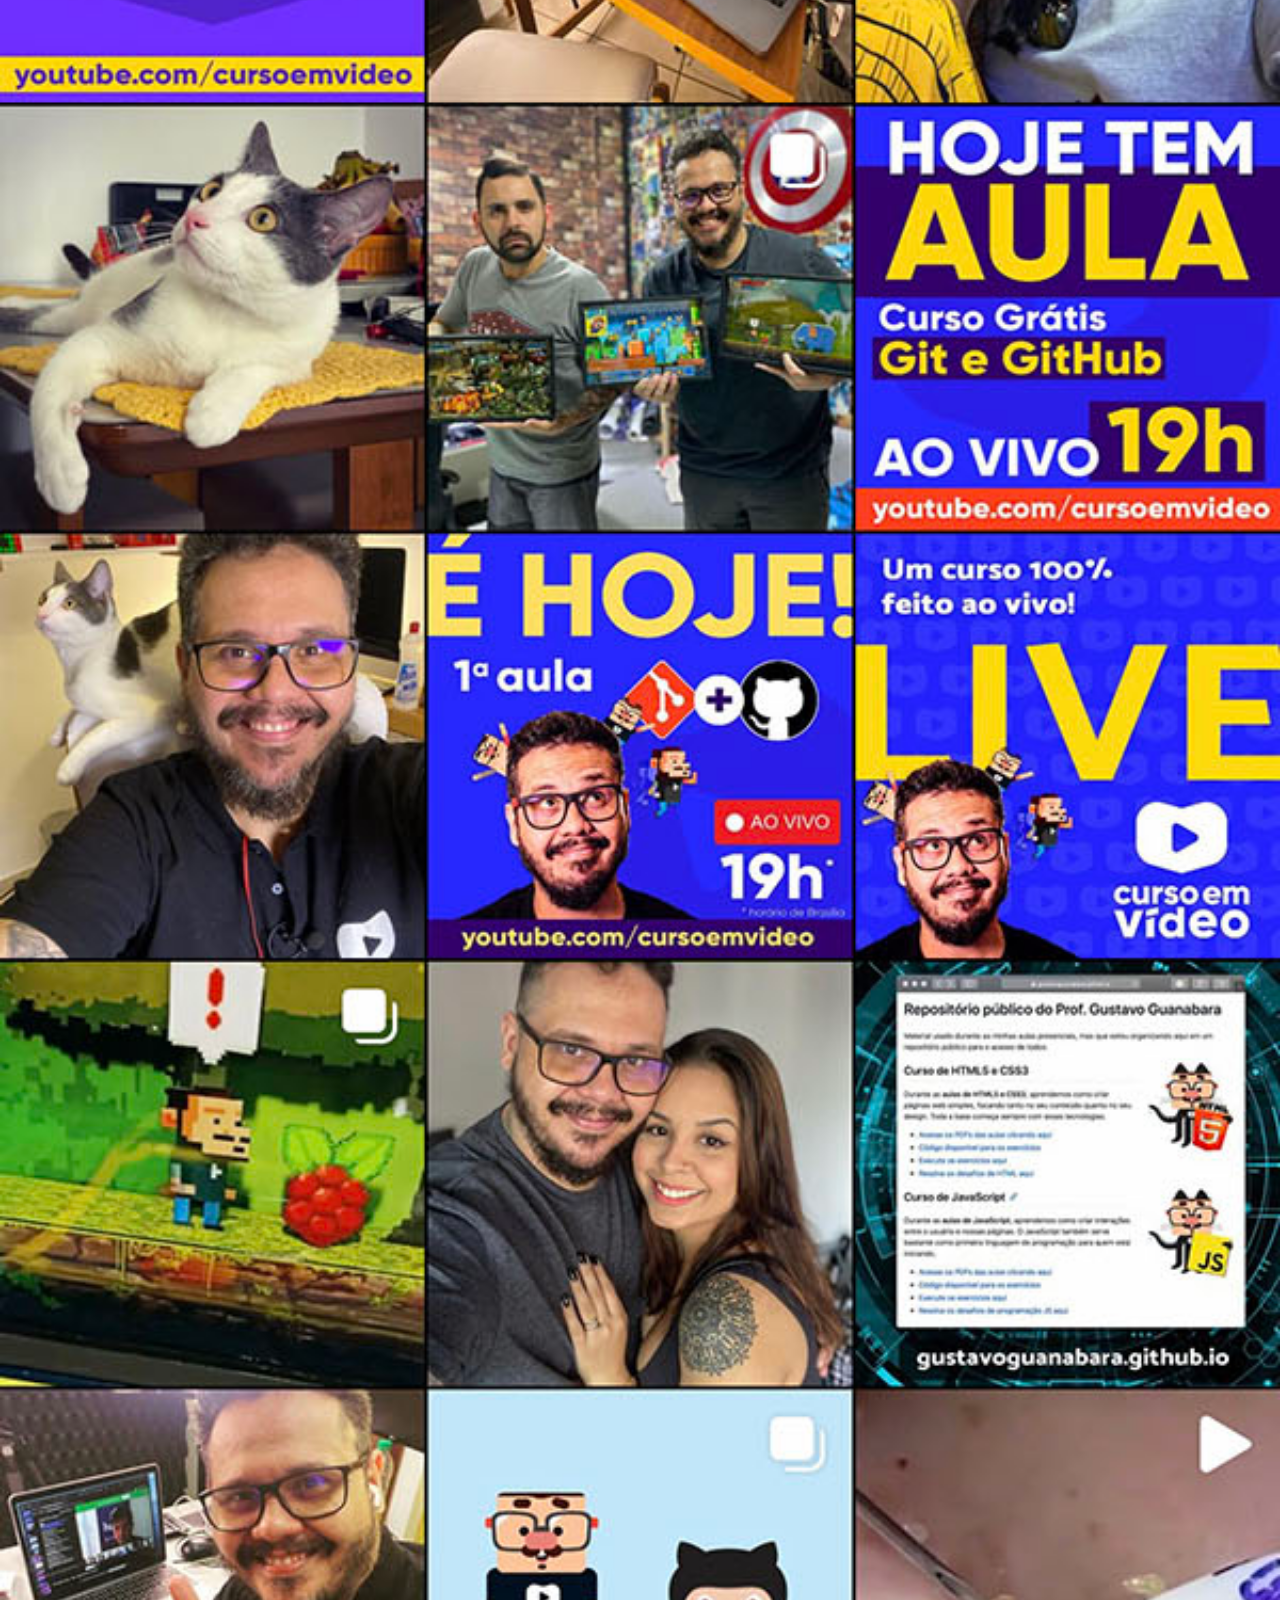
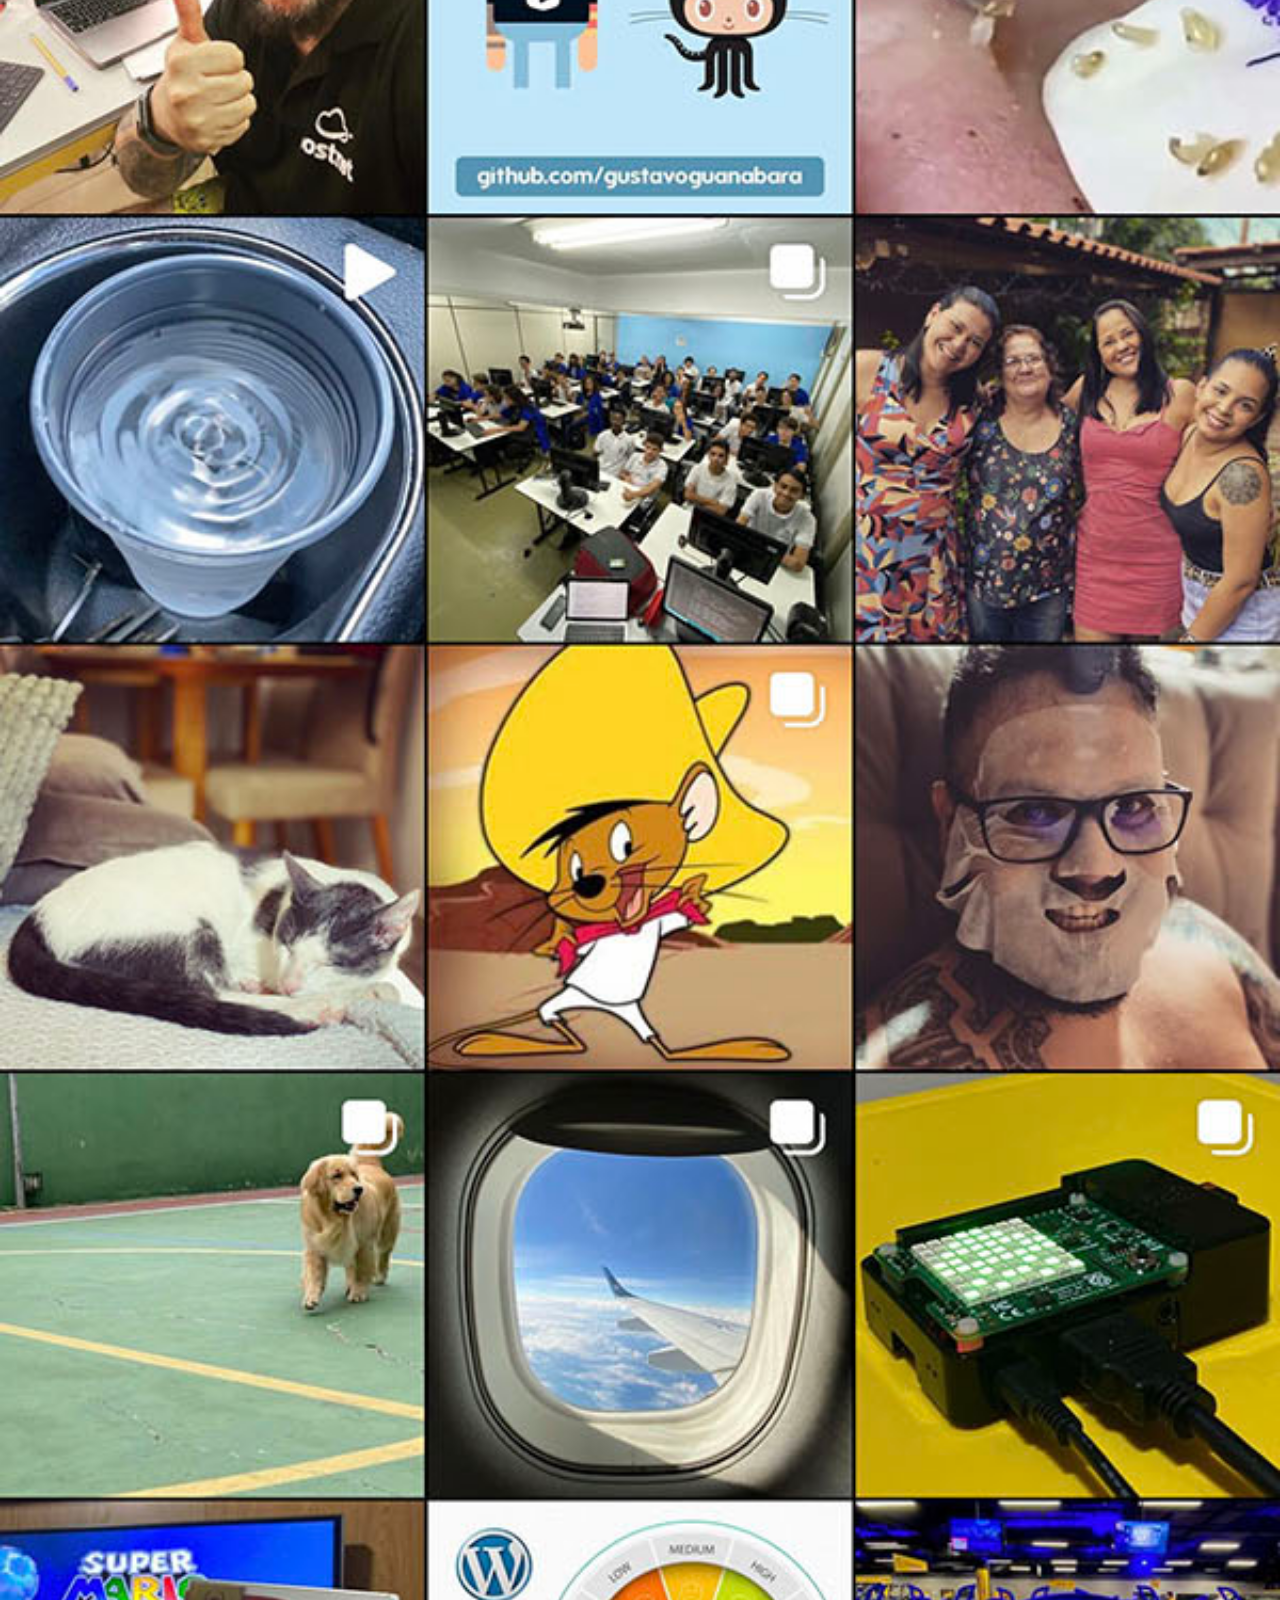
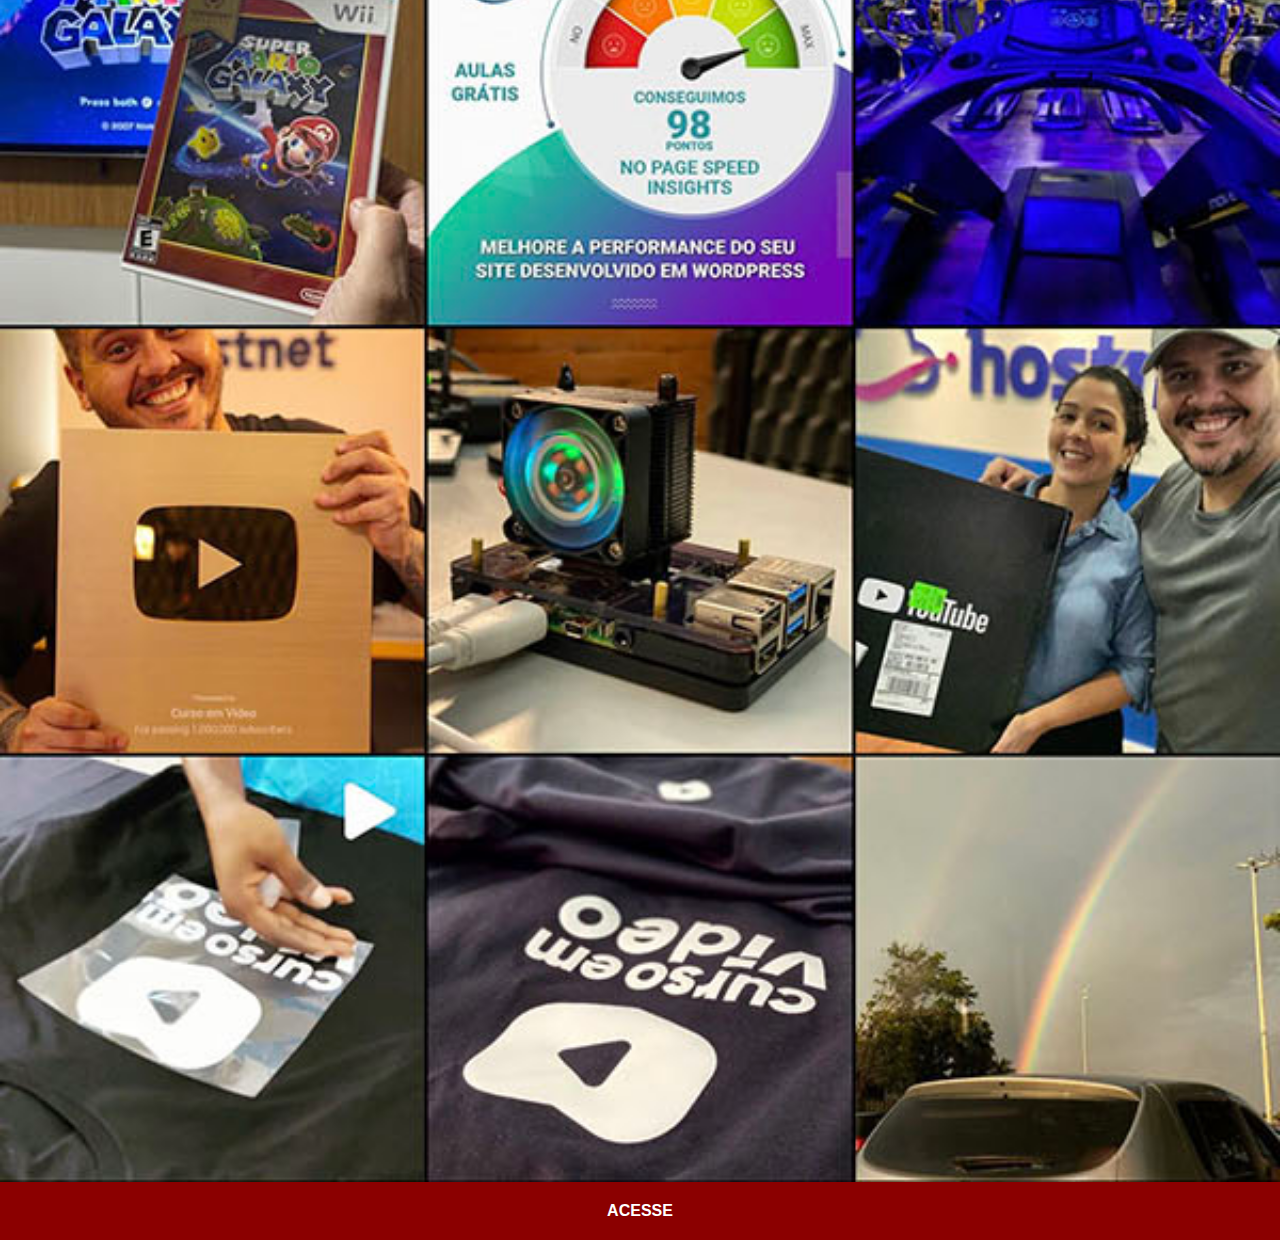
<file: instagram.html>
<!DOCTYPE html>
<html lang="pt-br">
<head>
    <meta charset="UTF-8">
    <meta http-equiv="X-UA-Compatible" content="IE=edge">
    <meta name="viewport" content="width=device-width, initial-scale=1.0">
    <title>Instagram</title>
    <link rel="stylesheet" href="estilos/redes.css">
</head>
<body>
    <img src="imagens/tela-instagram.jpg" alt="Instagram">
    <a href="#" target="_blank">ACESSE</a>
</body>
</html>
</file>
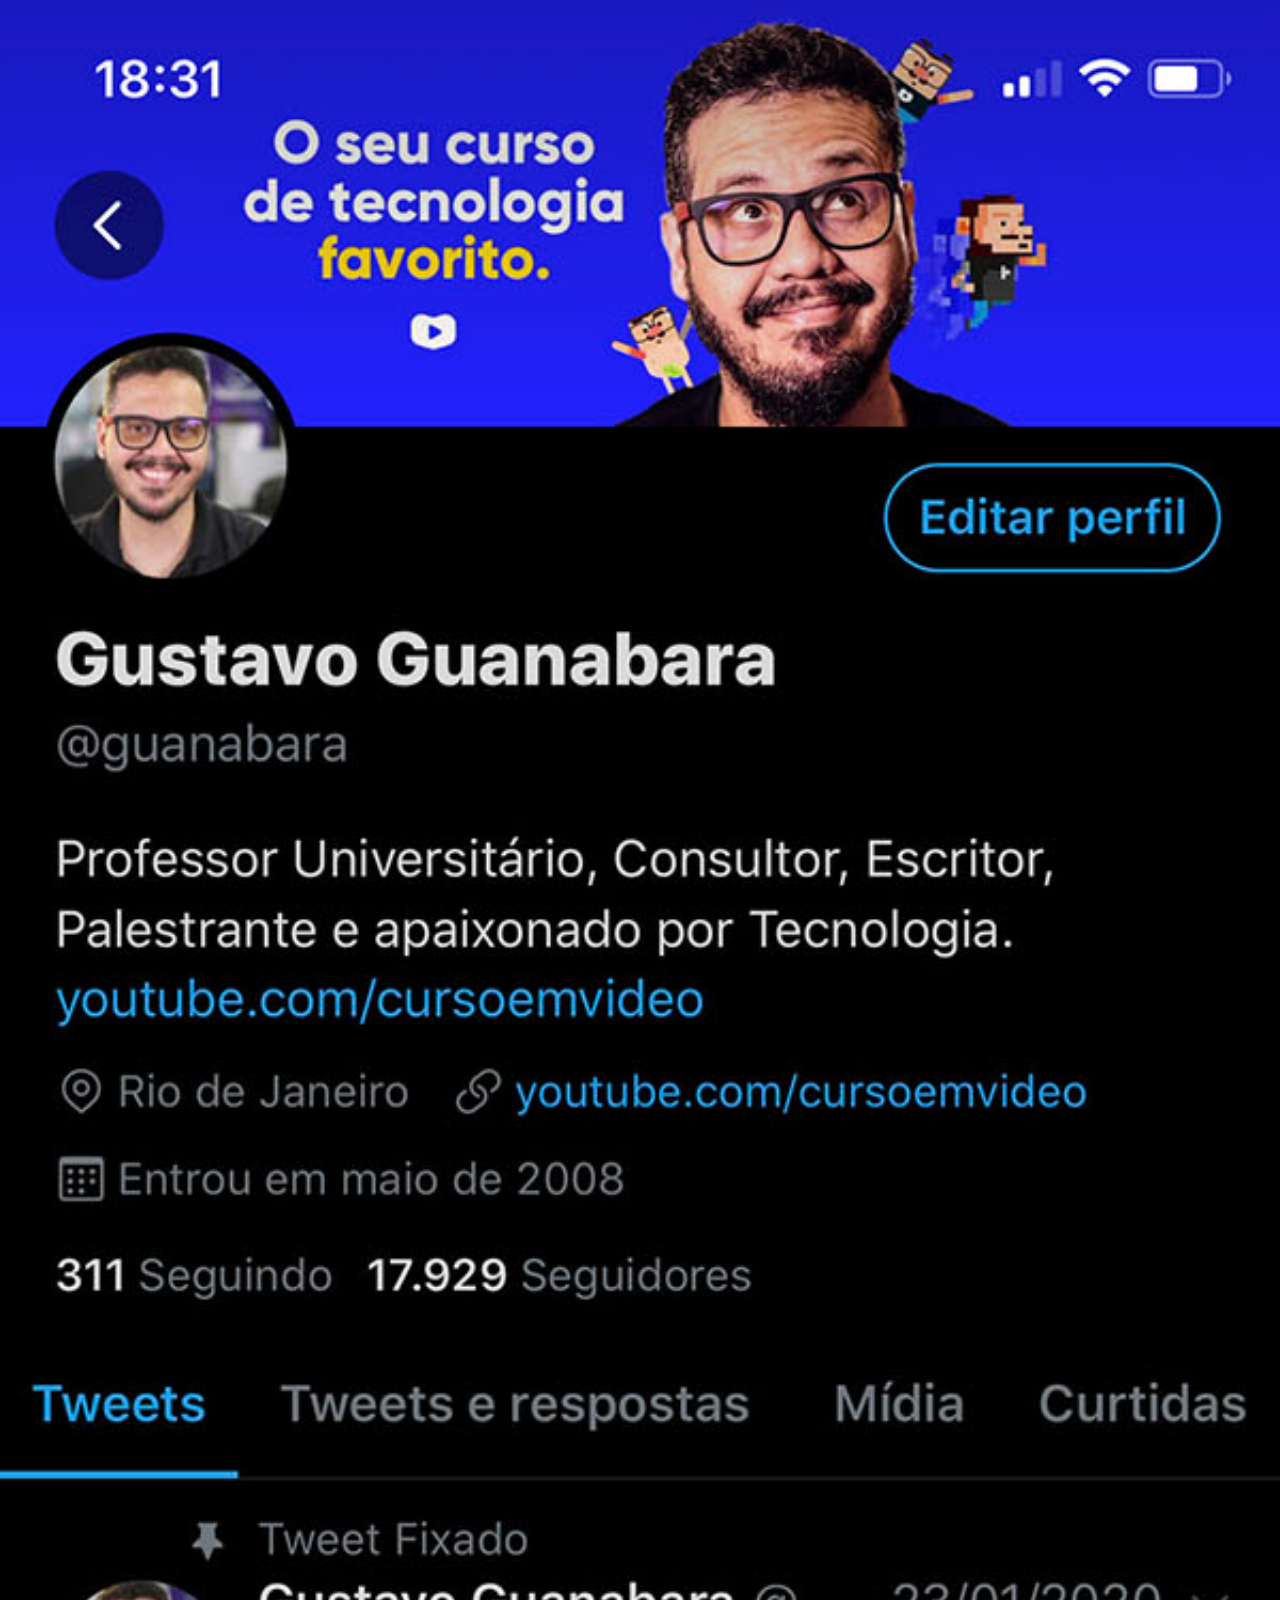
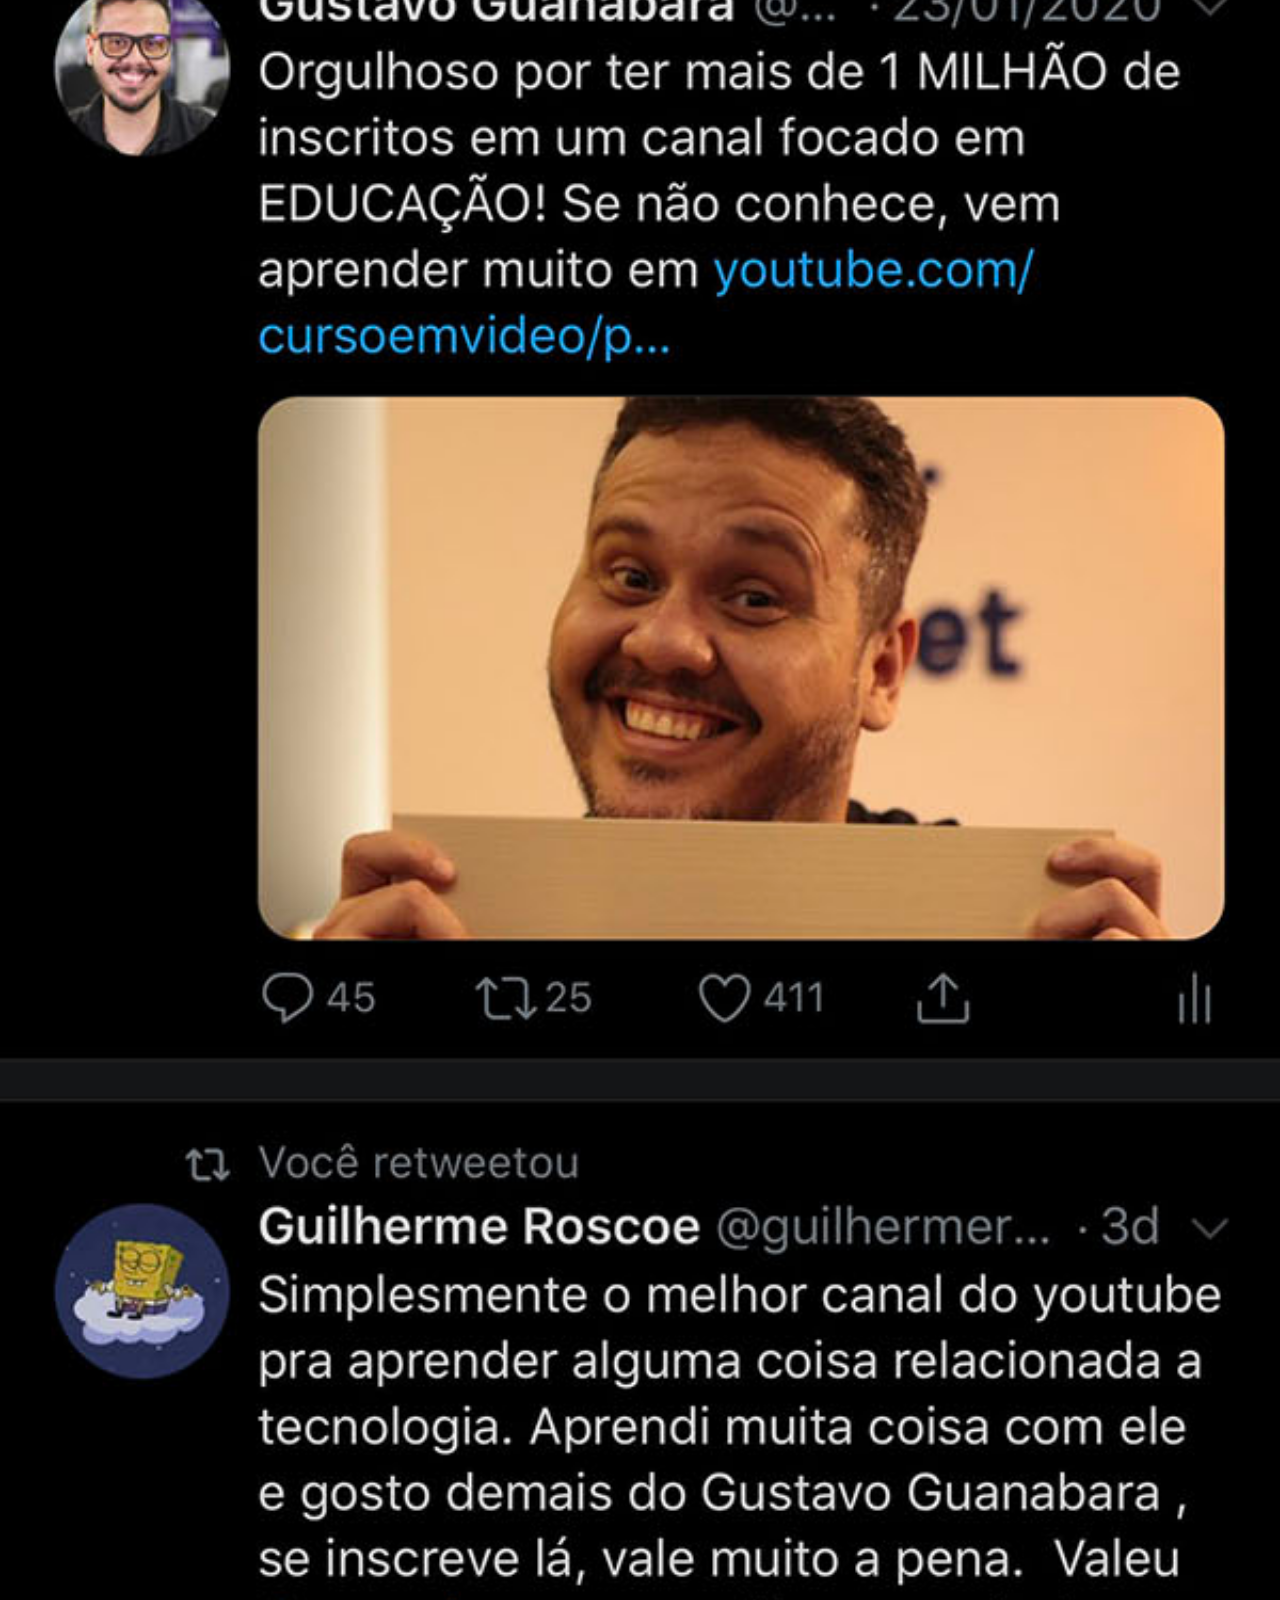
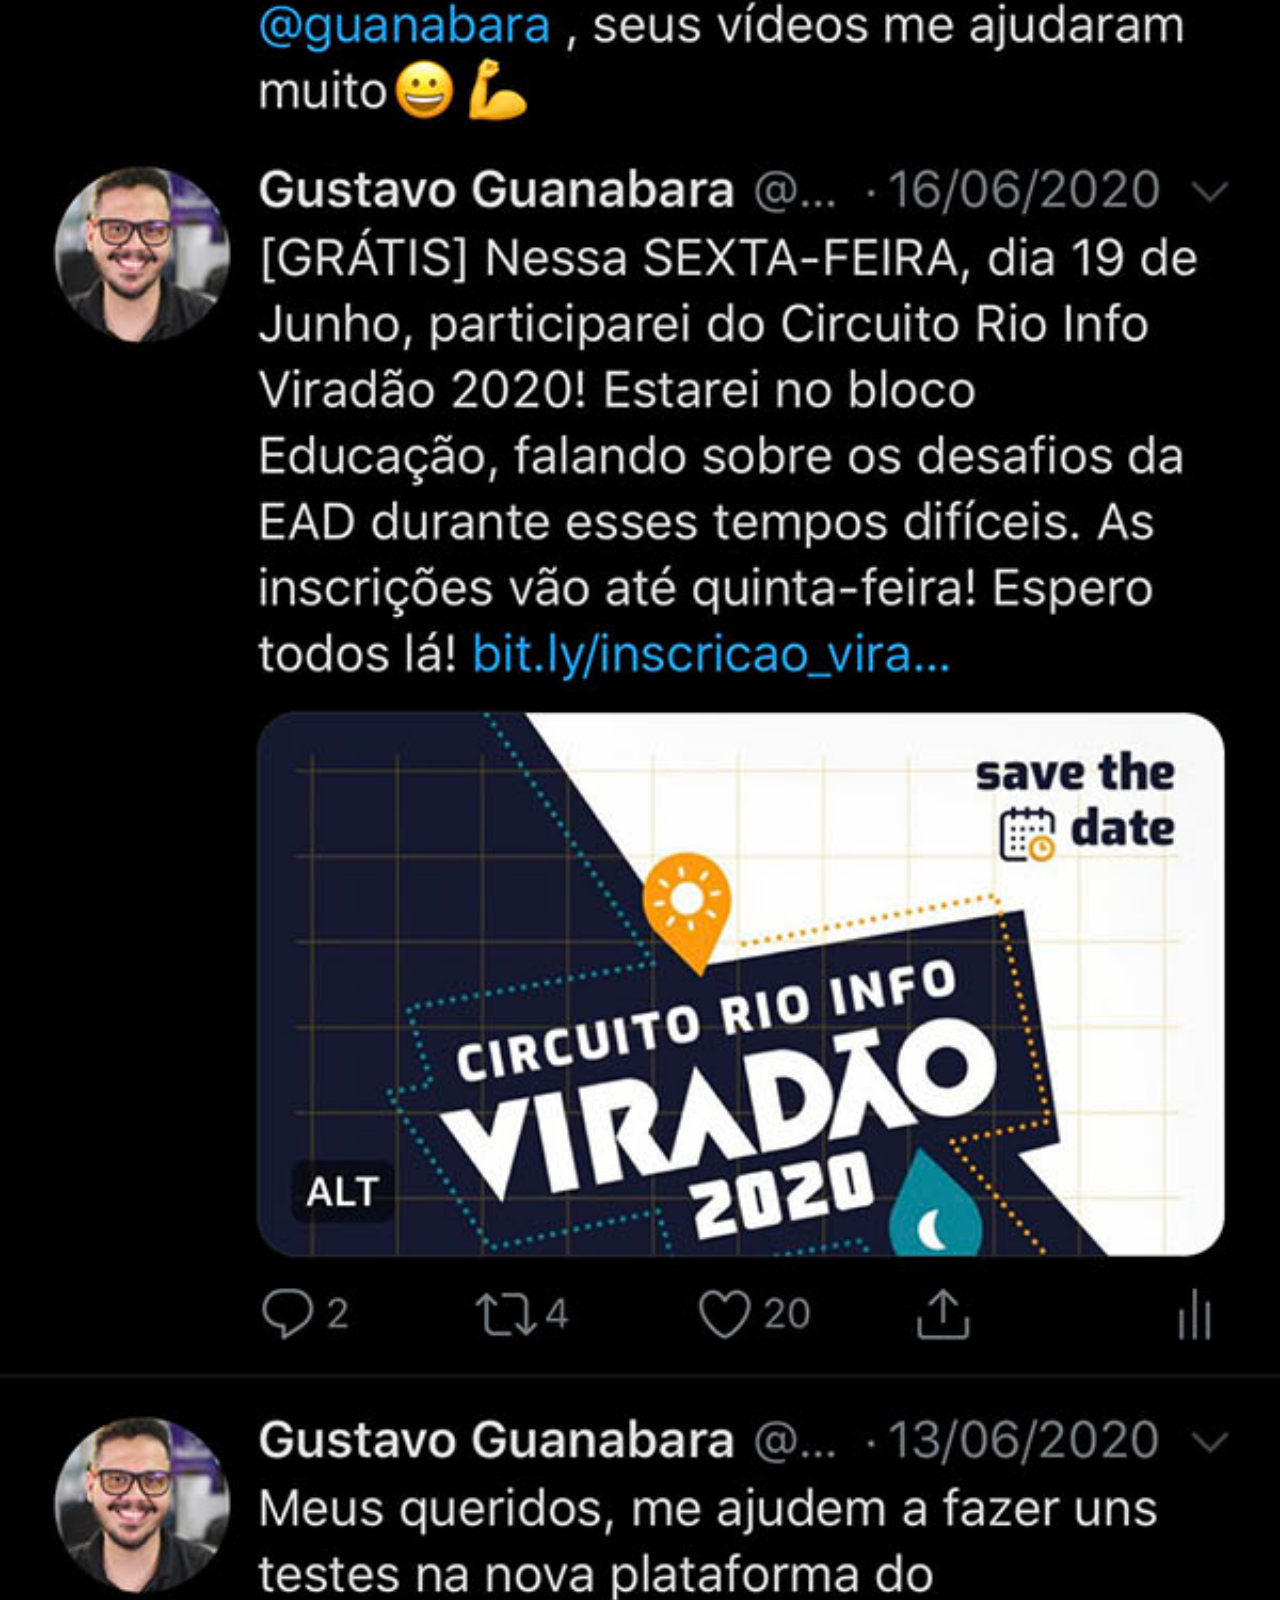
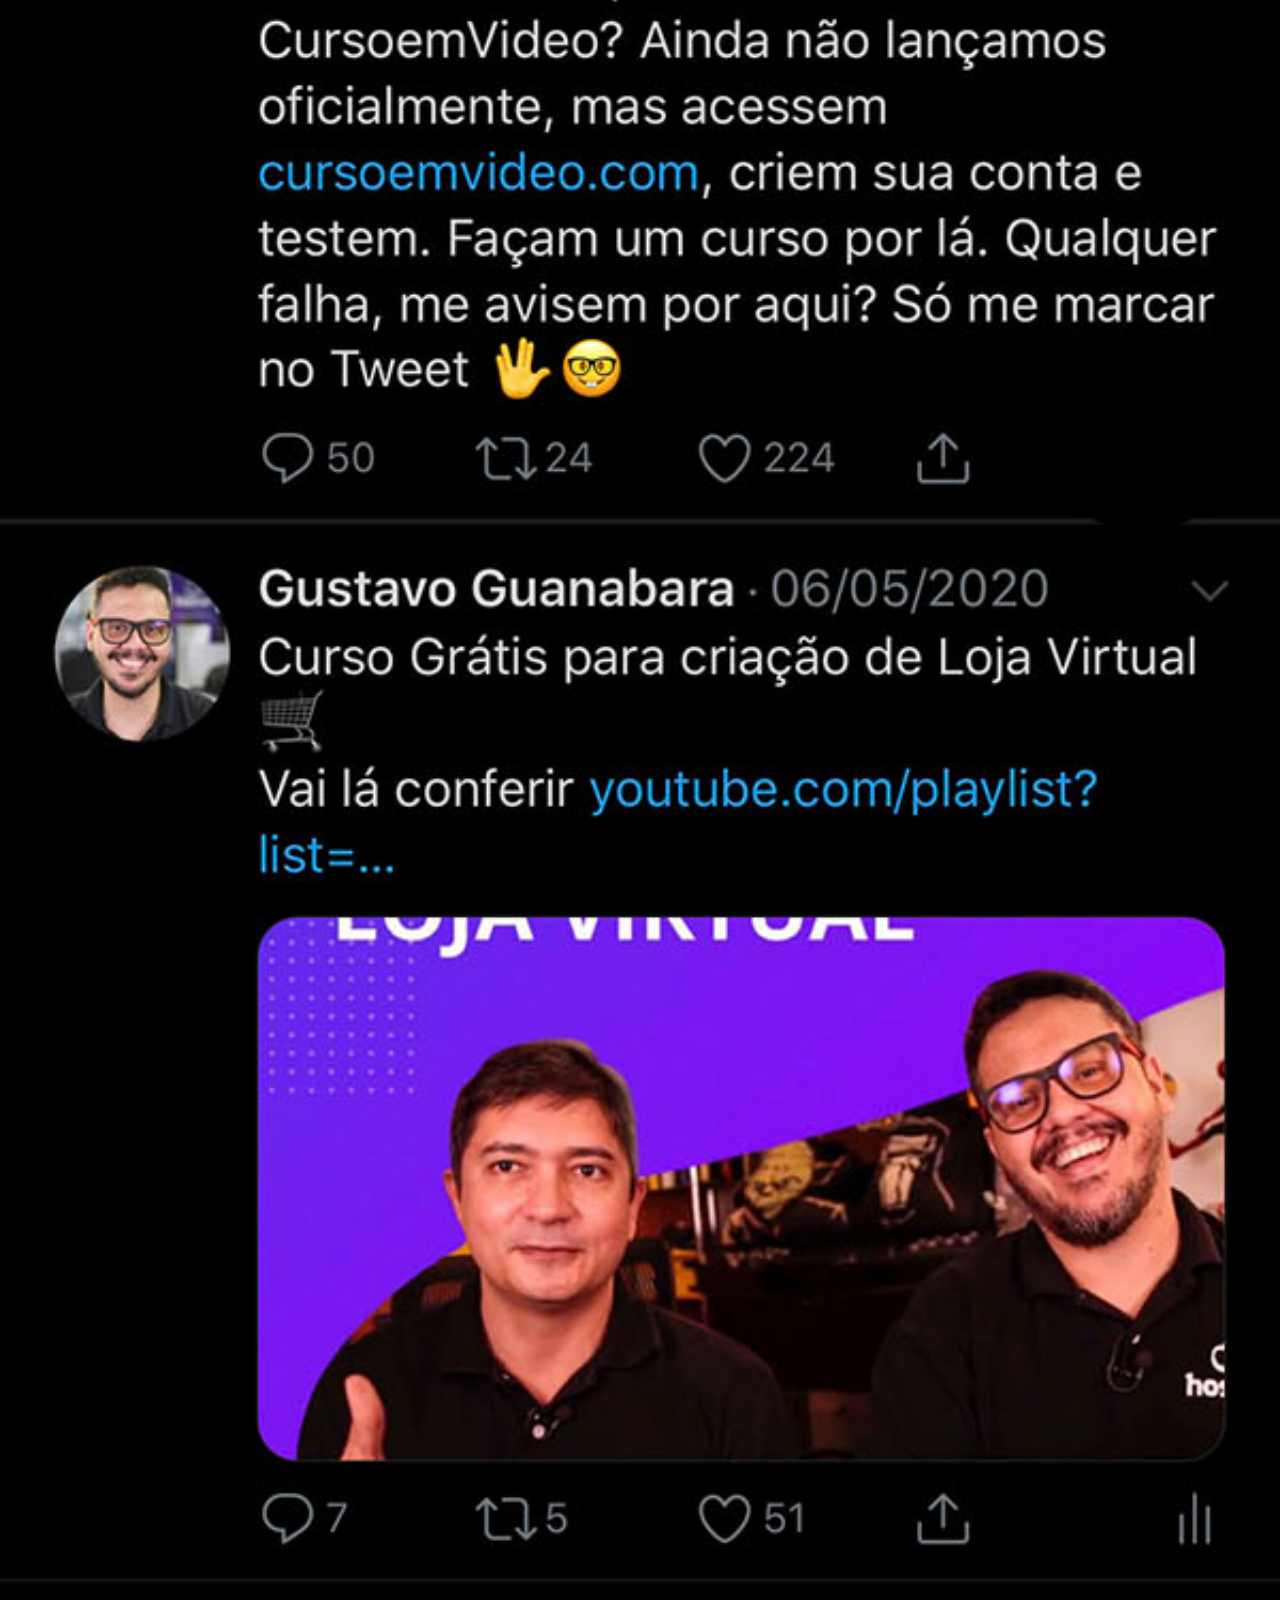
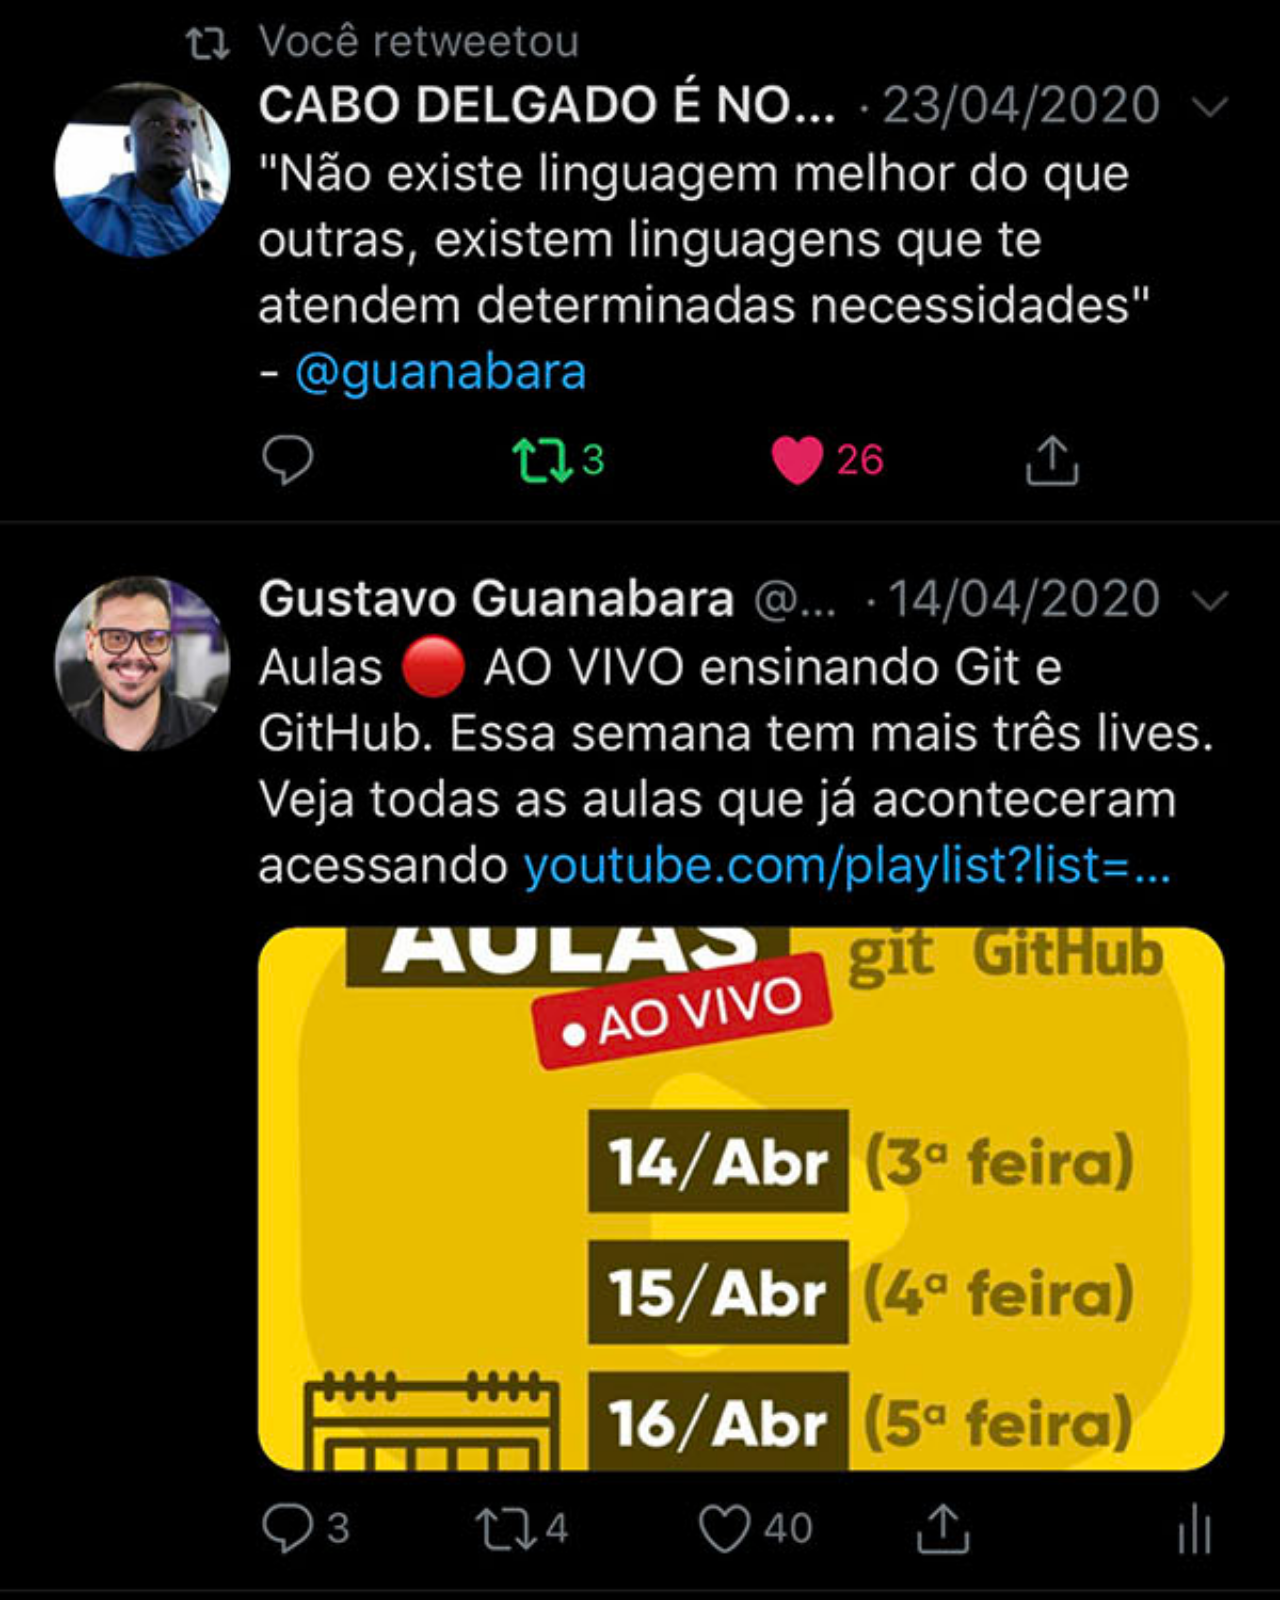
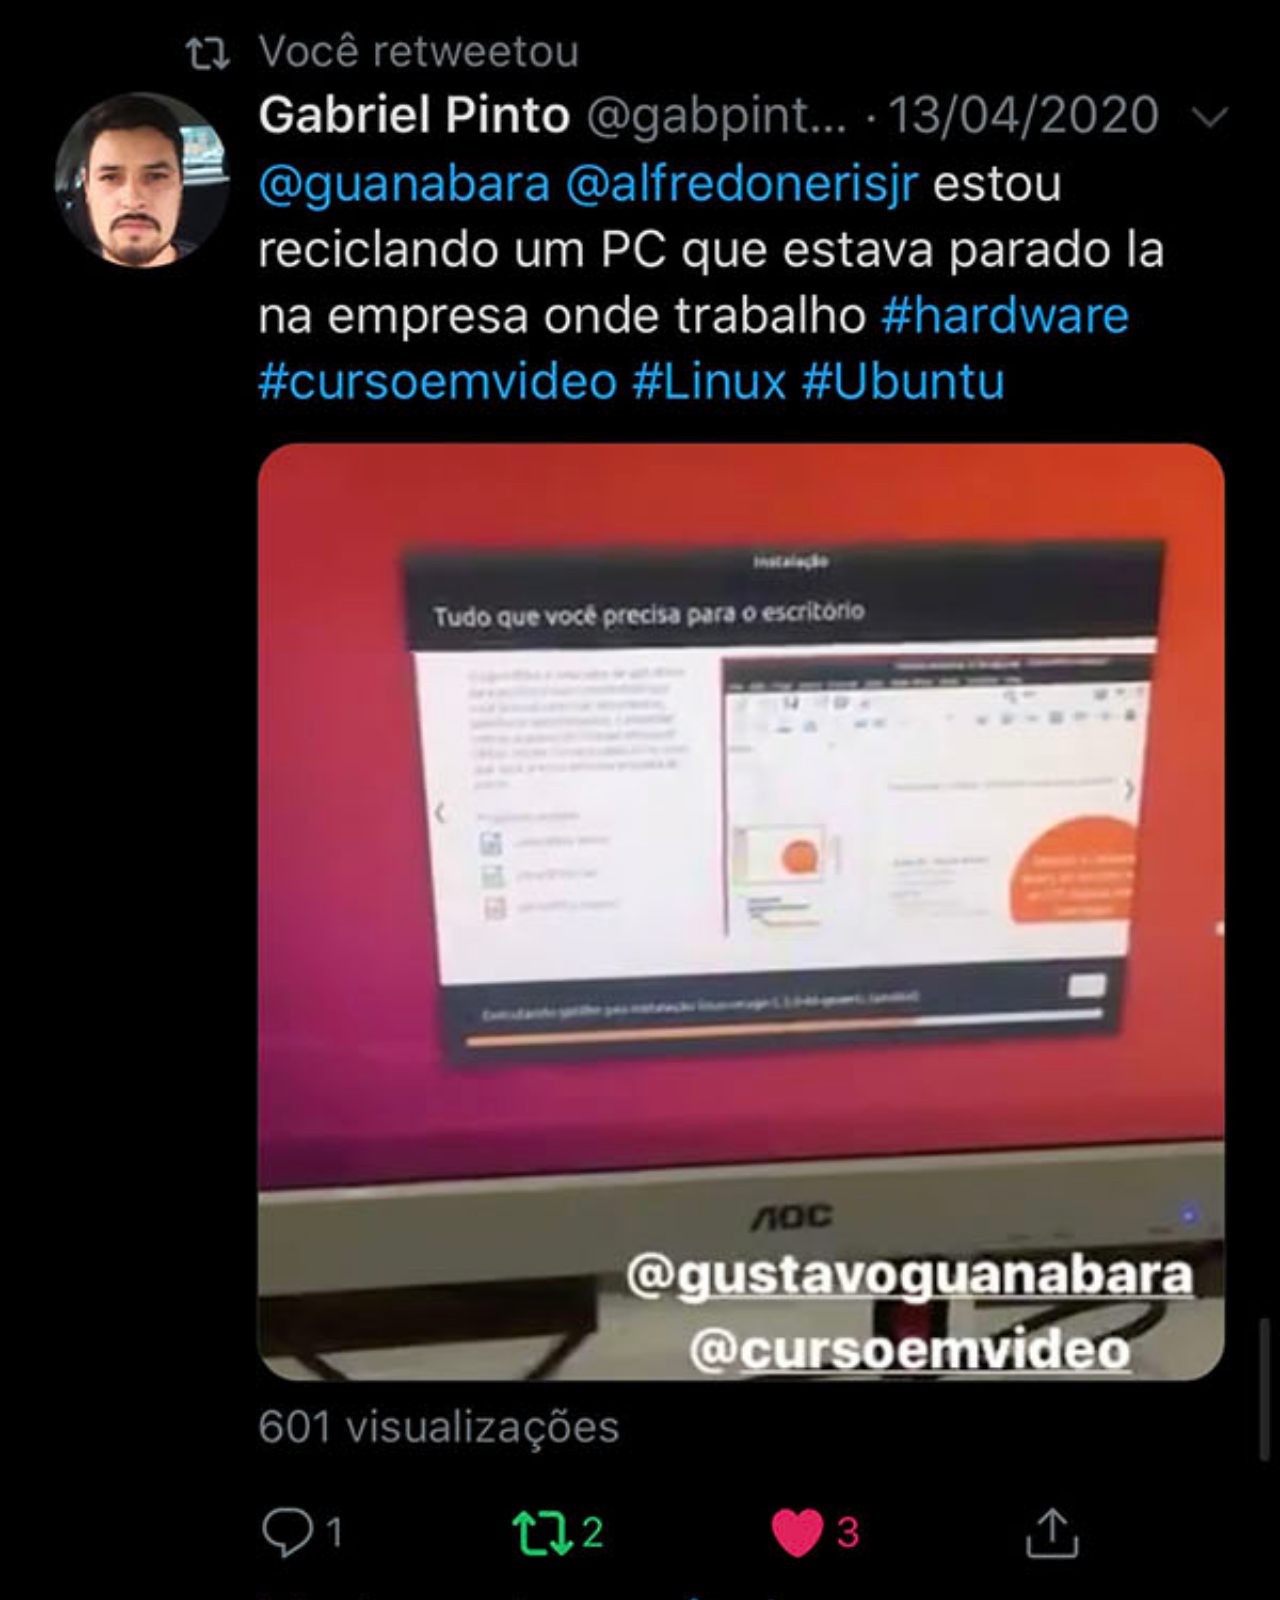
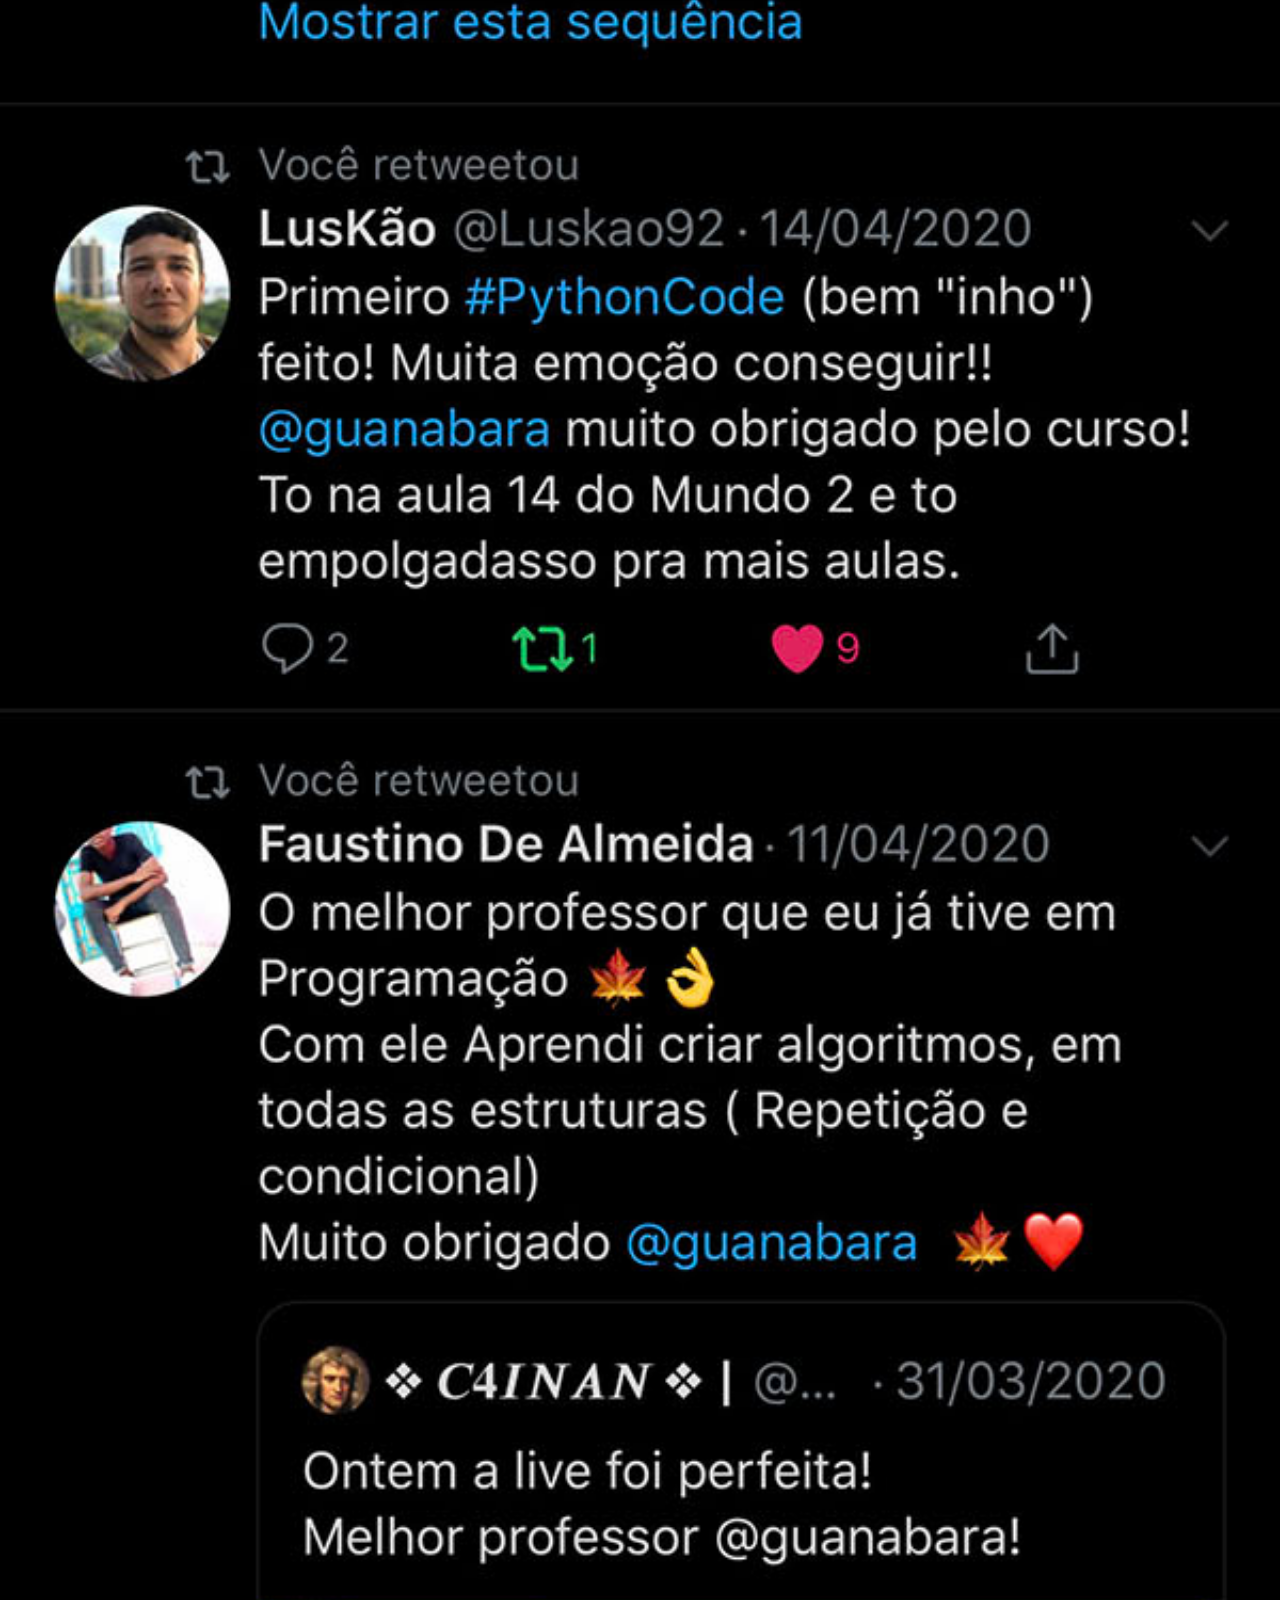
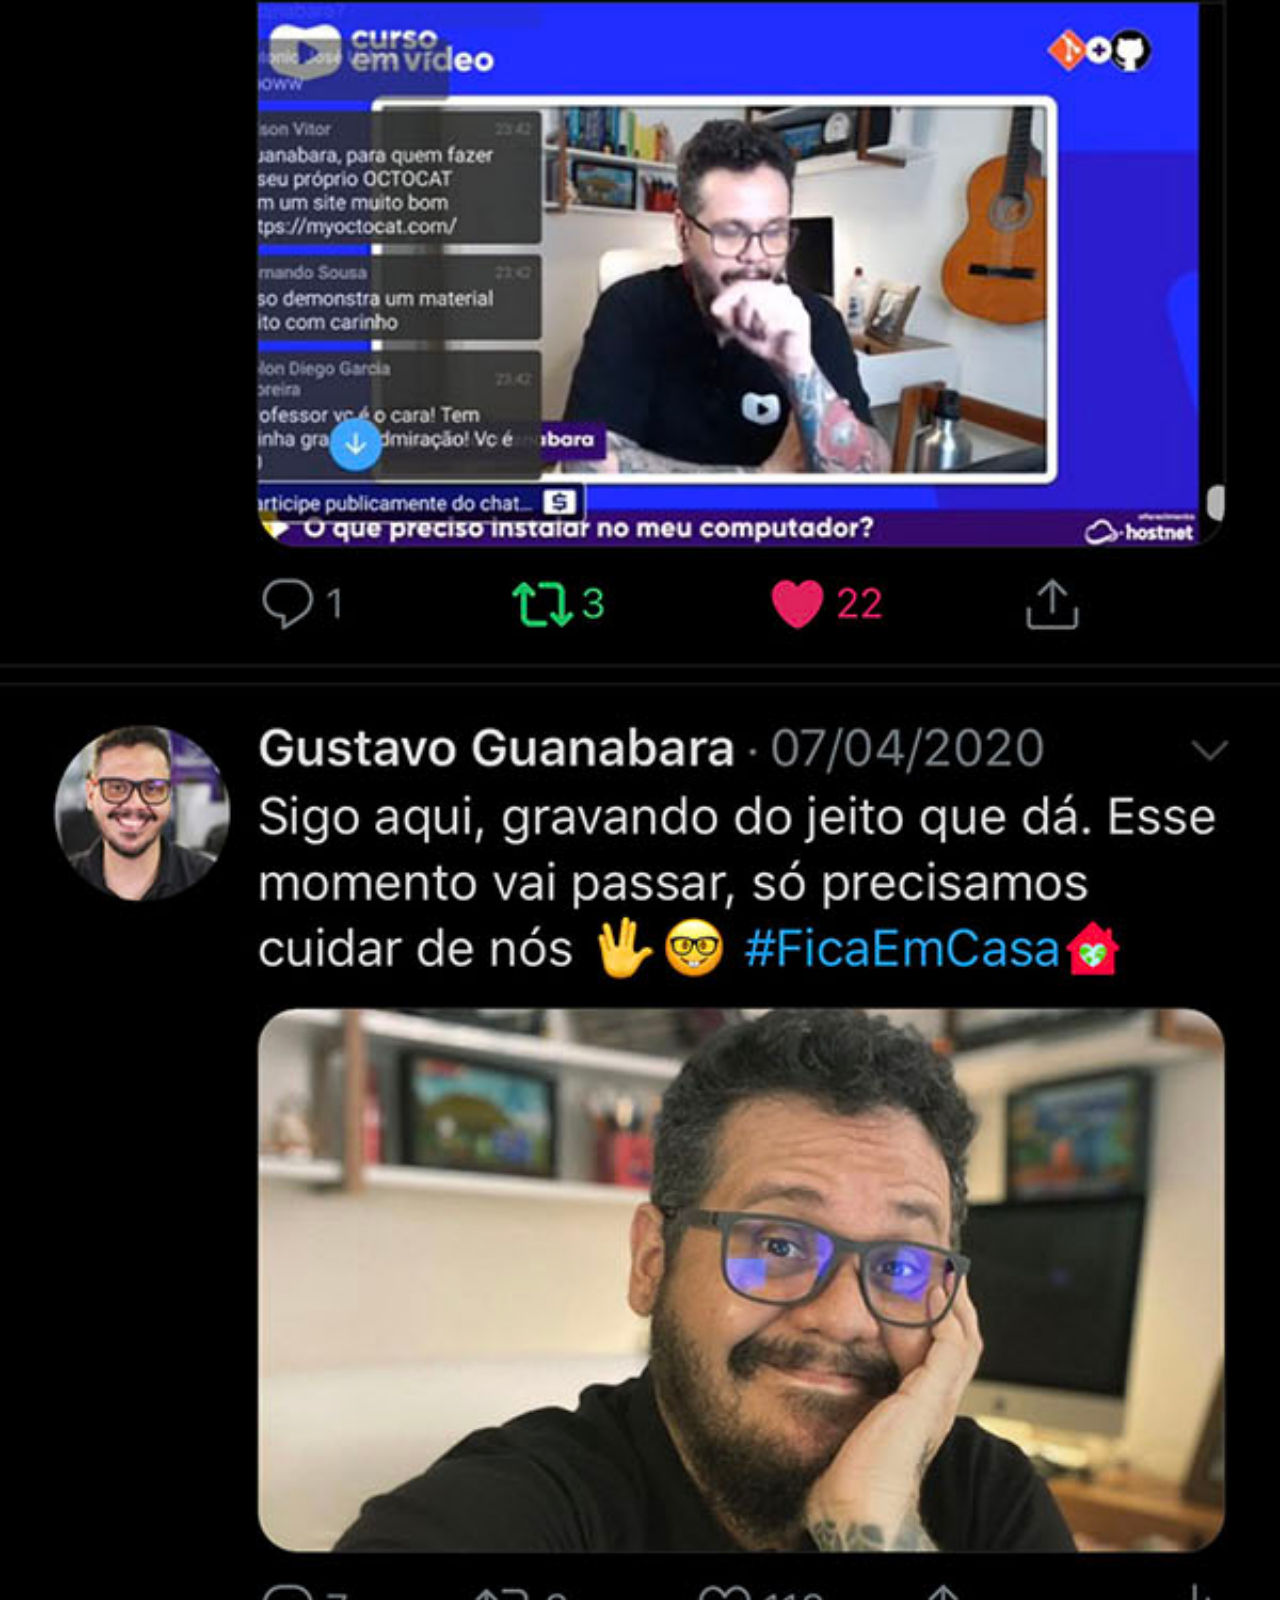
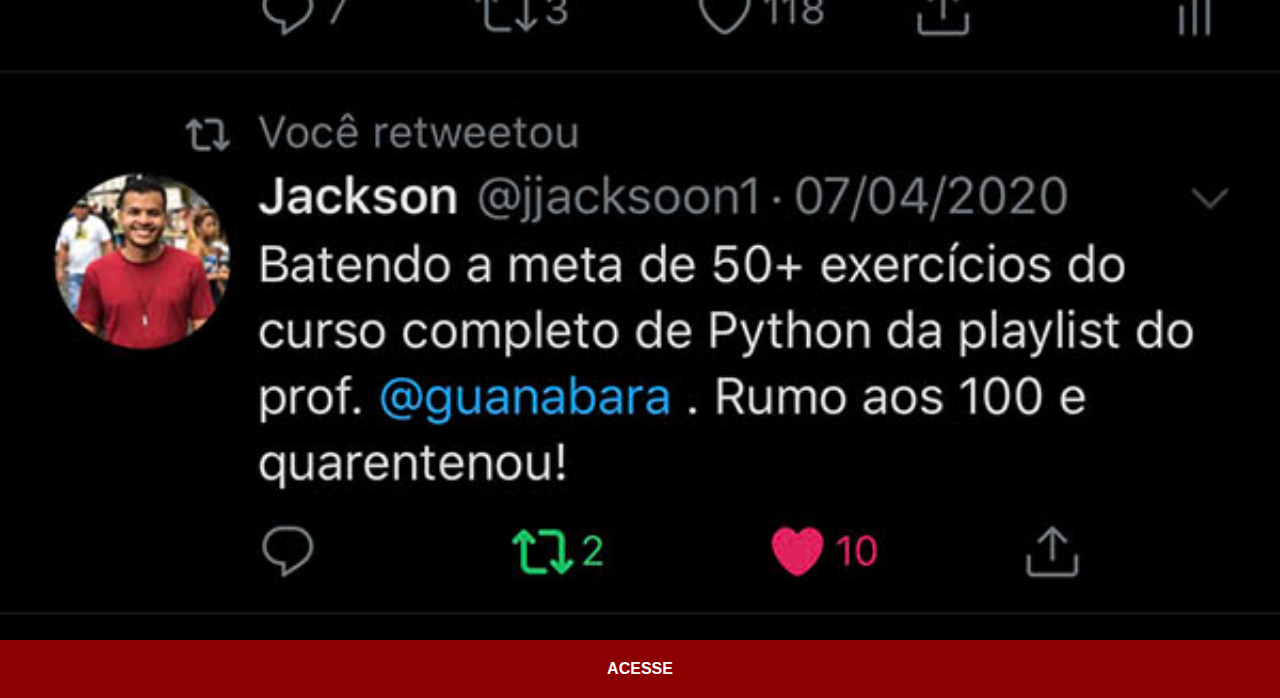
<file: twitter.html>
<!DOCTYPE html>
<html lang="pt-br">
<head>
    <meta charset="UTF-8">
    <meta http-equiv="X-UA-Compatible" content="IE=edge">
    <meta name="viewport" content="width=device-width, initial-scale=1.0">
    <title>Twitter</title>
    <link rel="stylesheet" href="estilos/redes.css">
</head>
<body>
    <img src="imagens/tela-twitter.jpg" alt="Twitter">
    <a href="#" target="_blank">ACESSE</a>
</body>
</html>
</file>
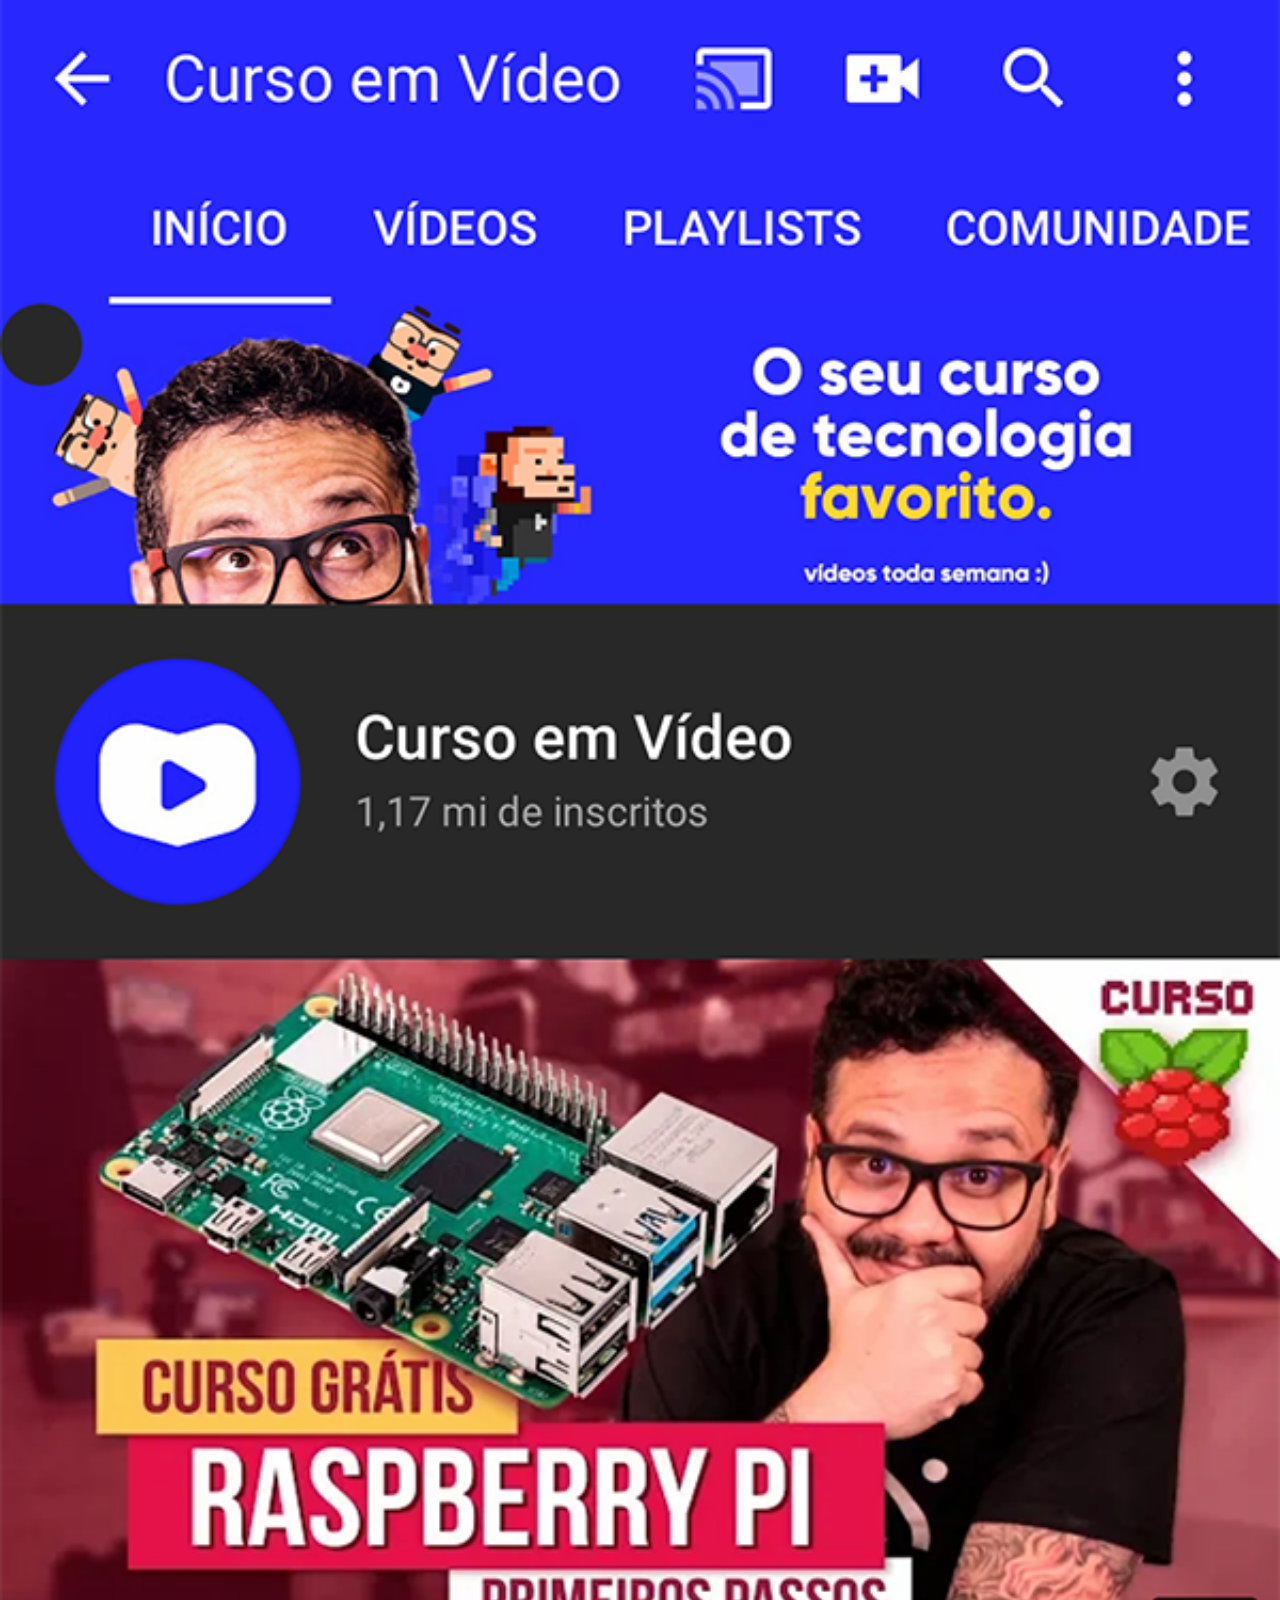
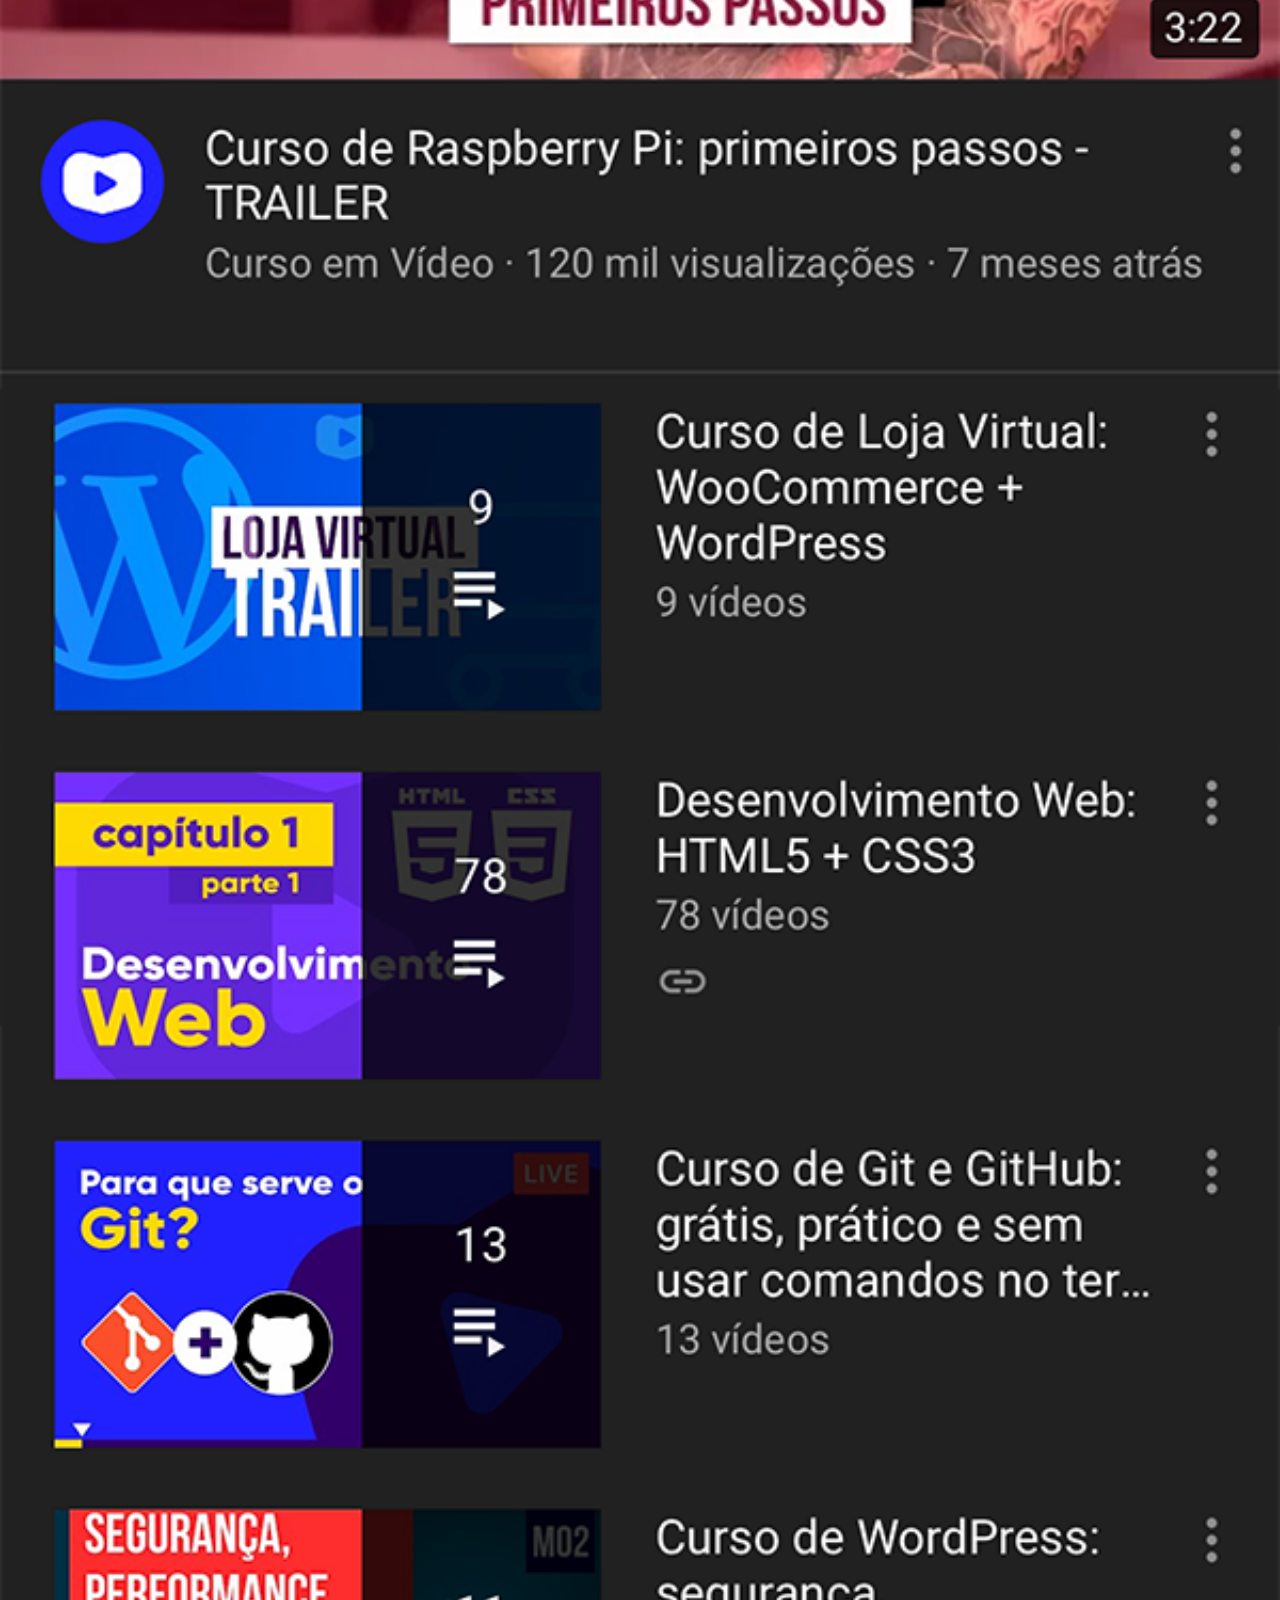
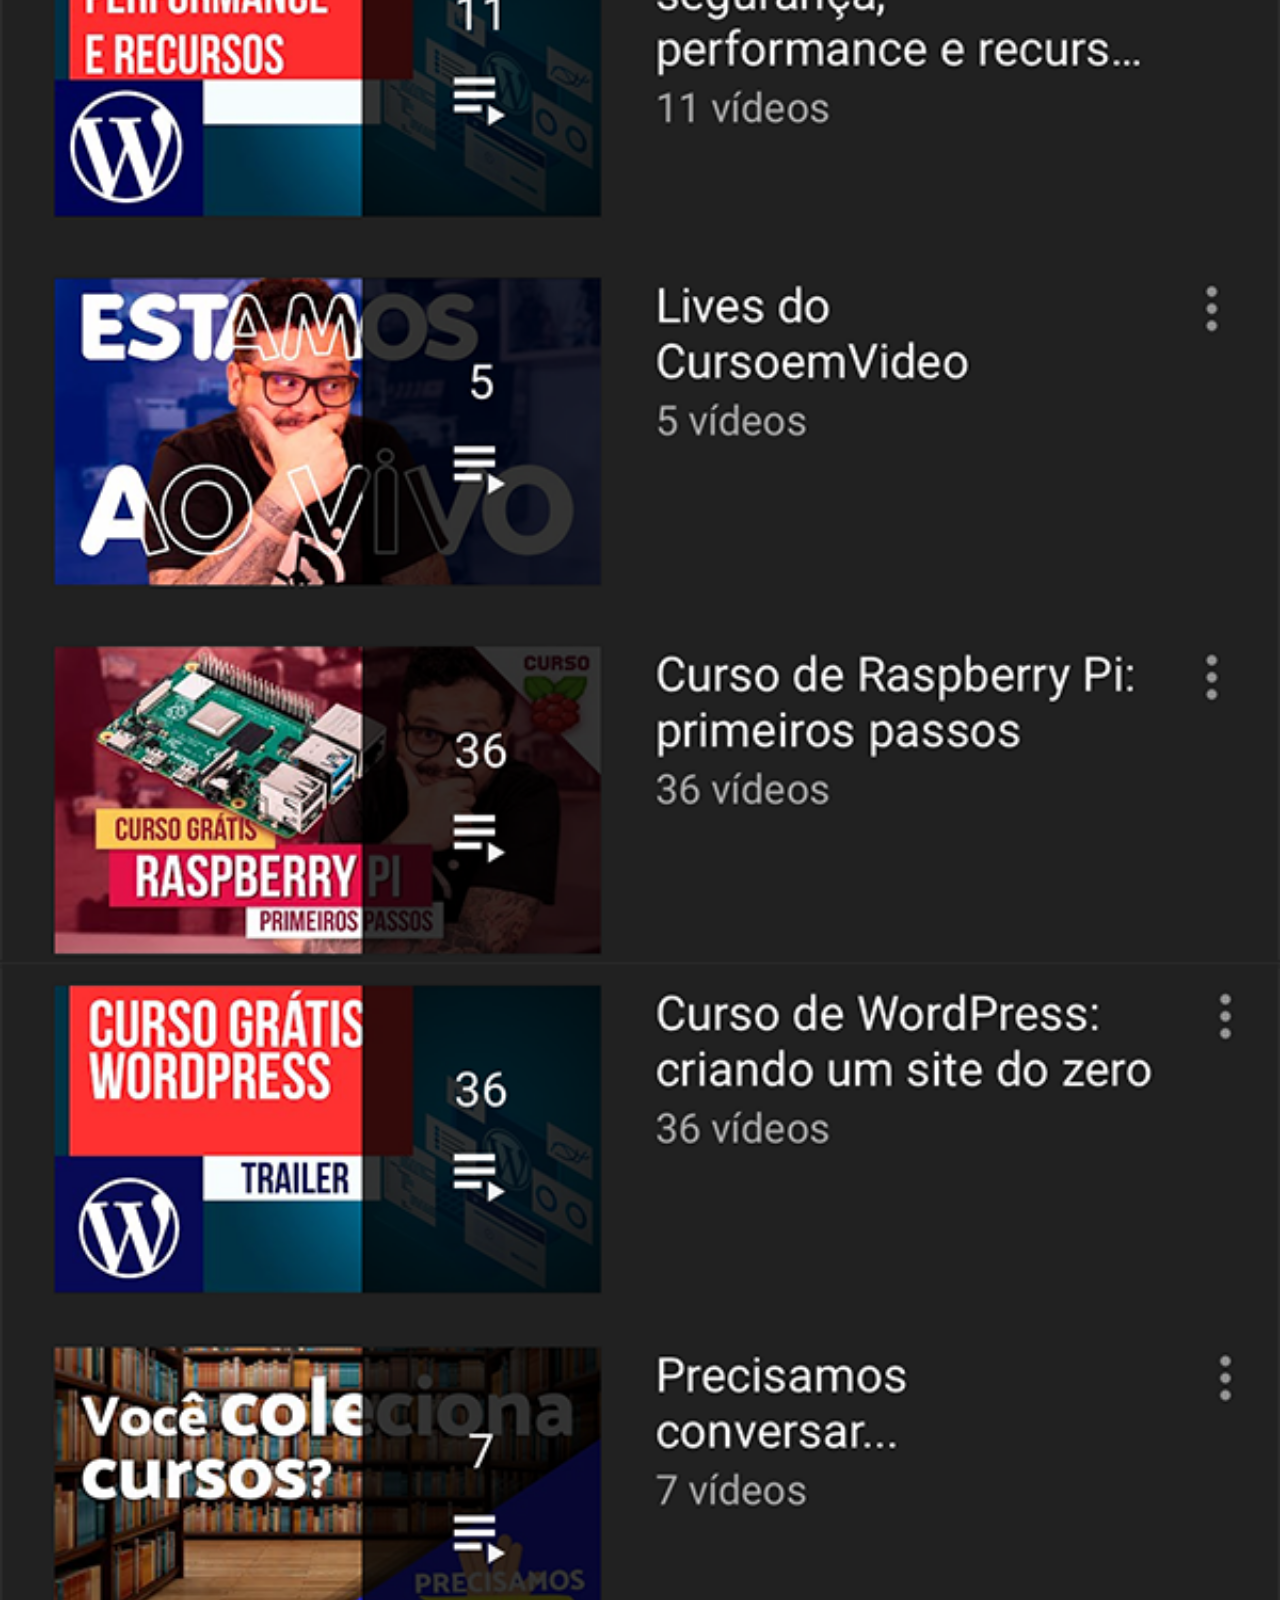
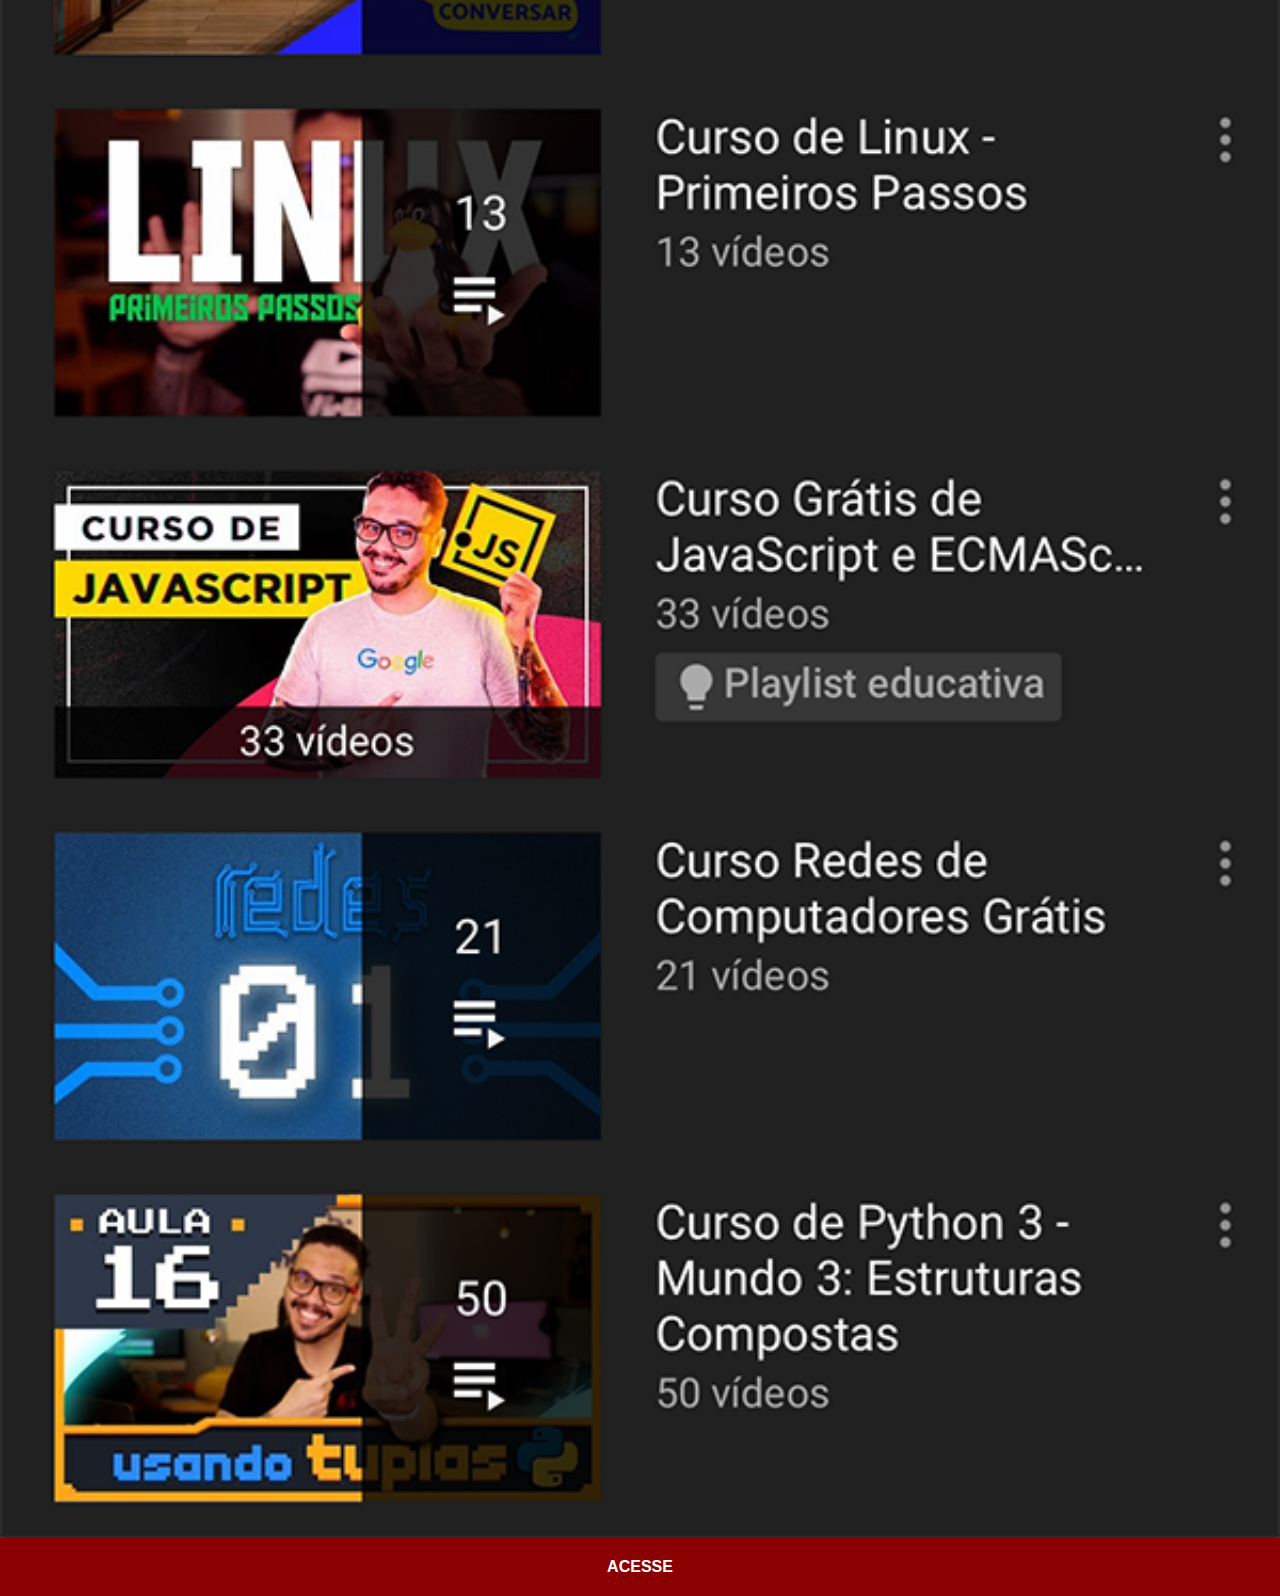
<file: youtube.html>
<!DOCTYPE html>
<html lang="pt-br">
<head>
    <meta charset="UTF-8">
    <meta http-equiv="X-UA-Compatible" content="IE=edge">
    <meta name="viewport" content="width=device-width, initial-scale=1.0">
    <title>YouTube</title>
    <link rel="stylesheet" href="estilos/redes.css">
</head>
<body>
    <img src="imagens/tela-youtube.png" alt="YouTube">
    <a href="#" target="_blank">ACESSE</a>
</body>
</html>
</file>
<file: estilos/style.css>
* {
    margin: 0px;
    padding: 0px;
    font-family: Arial, Helvetica, sans-serif;
}

html, body {
    height: 100vh;
    width: 100vw;
    background-color: black;
}

body{
    background: url('../imagens/fundo-madeira.jpg') no-repeat top center;
    background-size: cover;
    background-attachment: fixed;
}

main {
    position: relative;
    height: 100vh;
}

section#telefone {
    position: absolute;
    top: 50%;
    left: 50%;
    transform: translate(-50%, -50%);
    height: 627px;
    width: 311px;
    background: url('../imagens/frame-iphone.png') no-repeat;
}

iframe#tela {
    position: relative;
    top: 80px;
    left: 21px;
    width: 269px;
    height: 471px;
}

section#aplicativos {
    text-align: right;
}

section#aplicativos img{
    width: 50px;
    margin: 10px;
    border-radius: 50%;
    box-shadow: 2px 2px 5px rgba(0, 0, 0, 0.5);
    box-sizing: border-box;
}

section#aplicativos img:hover{
    border: 2px solid rgba(255, 255, 255, 0.5);
    transform: translate(-3px, -3px);
    box-shadow: 5px 5px 10px rgba(0, 0, 0, 0.5);
    transition: transform .3s, border .5s;
}
</file>
<file: estilos/redes.css>
*{
    margin: 0px;
    padding: 0px;
    font-family: Arial, Helvetica, sans-serif;
    scrollbar-width: none;
}

::-webkit-scrollbar {
    display: none;
}

img {
    width: 100vw;
}

a {
    display: block;
    background-color: darkred;
    color: white;
    padding: 20px;
    text-align: center;
    font-weight: bolder;
    text-decoration: none;
    margin-top: -4px;
}

a:hover {
    background-color: red;
}
</file>
